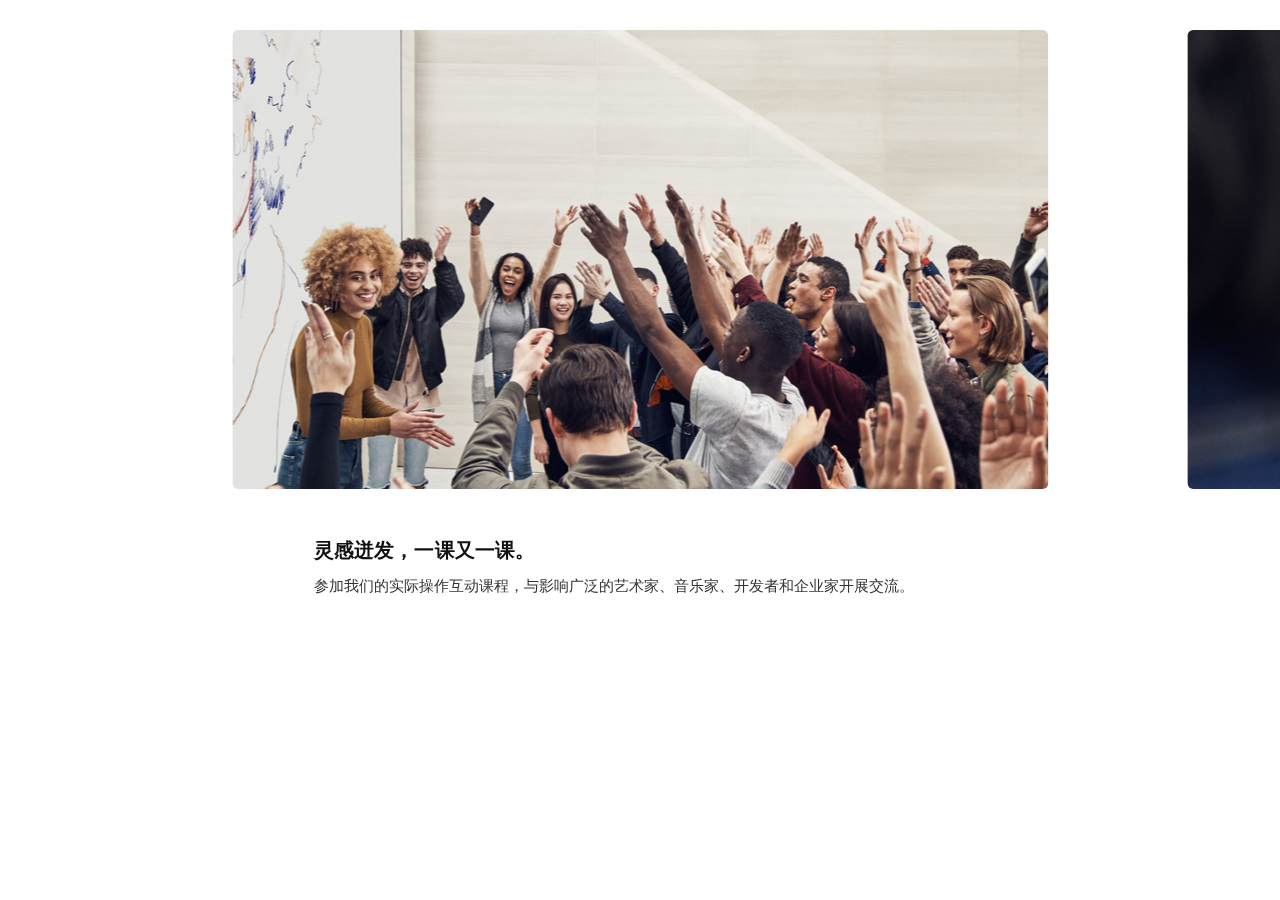
<file: banner插件/apple/index.html>
<!DOCTYPE html>
<html lang="en">
<head>
<meta charset="utf-8">
<title>苹果换购切换</title>
<link rel="stylesheet" href="css/swiper.min.css">
<style>
* {
	margin: 0;
}
.apple-retail {
	margin: 30px 0;
}
.swiper-slide {
	text-align: center;
    padding: 0 calc((100vw - 816px) * .15);
	width: 816px;
}
.inner figure {
	width: 100%;
}
.inner figure img {
	width: 100%;
	border-radius: 6px;
}
.gallery-item-desc {
	width: 80%;
	text-align: left;
	display: inline-block;
	padding-top: 46px;
	opacity: 0;
	transition-duration: 1.2s;
}
.init .gallery-item-desc {
	opacity: 1;
}
.gallery-item-desc h3 {
	line-height: 1.16667;
	font-weight: 600;
	letter-spacing: .009em;
	color: #111;
	font-size: 20px;
}
.gallery-item-desc p {
	margin-top: 1em;
	color: #333;
	font-size: 15px;
}
.swiper-slide-prev .gallery-item-desc {
	transform: translateX(-70px);
}
.swiper-slide-next .gallery-item-desc {
	transform: translateX(70px);
}
.swiper-slide-active .gallery-item-desc {
	opacity: 1;
	transform: translateX(0);
}
@media only screen and (max-width: 1068px) {
.swiper-slide {
    padding:0 calc((100vw - 576px) * .15);
	width: 576px;
}
.gallery-item-desc {
	padding-top: 41px;
}
}
@media only screen and (max-width: 735px) {
.swiper-slide {
	transform: scale(.9);
	padding: 0;
	width: 85vw;
	margin: 0 0;
	min-width: 272px;
}
.swiper-slide-active {
	transform: scale(1);
}
.gallery-item-desc {
	padding-top: 26px;
	width: 90%;
}
}
.swiper-button-next, .swiper-button-prev {
	top: 40%;
	background-color: rgba(210,210,210,.6);
	background-size: 15px 15px;
	border-radius: 50%;
	width: 52px;
	height: 52px;
	transition: all .5s;
	outline: none;
	opacity: 0;
}
.mouse-hover .swiper-button-next, .mouse-hover .swiper-button-prev {
	opacity: 1;
}
.swiper-button-next:hover, .swiper-button-prev:hover {
	background-color: rgba(210,210,210,.8);
}
.swiper-button-next {
	background-image: url("data:image/svg+xml;charset=utf-8,%3Csvg%20xmlns%3D'http%3A%2F%2Fwww.w3.org%2F2000%2Fsvg'%20viewBox%3D'0%200%2027%2044'%3E%3Cpath%20d%3D'M27%2C22L27%2C22L5%2C44l-2.1-2.1L22.8%2C22L2.9%2C2.1L5%2C0L27%2C22L27%2C22z'%20fill%3D'%23ffffff'%2F%3E%3C%2Fsvg%3E");
	right: 20px;
}
.swiper-button-prev {
	background-image: url("data:image/svg+xml;charset=utf-8,%3Csvg%20xmlns%3D'http%3A%2F%2Fwww.w3.org%2F2000%2Fsvg'%20viewBox%3D'0%200%2027%2044'%3E%3Cpath%20d%3D'M0%2C22L22%2C0l2.1%2C2.1L4.2%2C22l19.9%2C19.9L22%2C44L0%2C22L0%2C22L0%2C22z'%20fill%3D'%23ffffff'%2F%3E%3C%2Fsvg%3E");
	left: 20px;
}
.swiper-container .swiper-button-next.swiper-button-disabled, .swiper-container .swiper-button-prev.swiper-button-disabled {
	opacity: 0;
}
</style>
</head>
<body>
<div class="apple-retail">
  <div class="swiper-container">
    <div class="swiper-wrapper">
      <div class="swiper-slide init">
        <div class="inner">
          <figure><img src="images/event_1_large.jpg"></figure>
          <div class="gallery-item-desc">
            <h3 class="typography-label">灵感迸发，一课又一课。</h3>
            <p class="typography-body">参加我们的实际操作互动课程，与影响广泛的艺术家、音乐家、开发者和企业家开展交流。</p>
          </div>
        </div>
      </div>
      <div class="swiper-slide">
        <div class="inner">
          <figure><img src="images/event_2_large.jpg"></figure>
          <div class="gallery-item-desc">
            <h3 class="typography-label">照片和视频</h3>
            <p class="typography-body">探索如何拍摄出你乐于分享的照片和视频。这里有“光影漫步”、“光影实验室”、“Pro 行家讲座”和“进阶讲座”等各种课程等你参加。</p>
          </div>
        </div>
      </div>
      <div class="swiper-slide">
        <div class="inner">
          <figure><img src="images/event_3_large.jpg"></figure>
          <div class="gallery-item-desc">
            <h3 class="typography-label">音乐</h3>
            <p class="typography-body">你可以参加“进阶讲座”和“音乐实验室”等课程，开始创作属于自己的节拍；也可以参加“Pro 行家讲座”课程，让自己的音乐制作能力更进一步。</p>
          </div>
        </div>
      </div>
      <div class="swiper-slide">
        <div class="inner">
          <figure><img src="images/event_4_large.jpg"></figure>
          <div class="gallery-item-desc">
            <h3 class="typography-label">编程</h3>
            <p class="typography-body">来编写你的第一行代码，这比你想象的要容易多了。我们有“课外一小时”、“夏令营”、“进阶讲座”等各种课程，来教你学习如何编程。</p>
          </div>
        </div>
      </div>
      <div class="swiper-slide">
        <div class="inner">
          <figure><img src="images/event_5_large.jpg"></figure>
          <div class="gallery-item-desc">
            <h3 class="typography-label">艺术和设计</h3>
            <p class="typography-body">参加我们的“现场艺术创作”、“户外写生”、“课外一小时”和“进阶讲座”等课程，开始你的新创作。</p>
          </div>
        </div>
      </div>
    </div>
    <div class="swiper-button-prev"></div>
    <!--左箭头-->
    <div class="swiper-button-next"></div>
    <!--右箭头--> 
  </div>
</div>
<!-- Swiper JS --> 
<script src="js/swiper.min.js"></script> 
<script>
    var swiper = new Swiper('.swiper-container', {
    	speed: 700,
    	slidesPerView: 'auto',
    	centeredSlides: true,
    	on: {
    		init: function() {
    			this.slides.removeClass('init');
    		},
    	},
    	navigation: {
    		nextEl: '.swiper-button-next',
    		prevEl: '.swiper-button-prev',
    	},

    });
    swiper.$el.parent('.apple-retail')[0].onmouseover = function() {
    	swiper.$el.addClass('mouse-hover');
    };
    swiper.$el.parent('.apple-retail')[0].onmouseout = function() {
    	swiper.$el.removeClass('mouse-hover');
    };
</script>
</body>
</html>
</file>
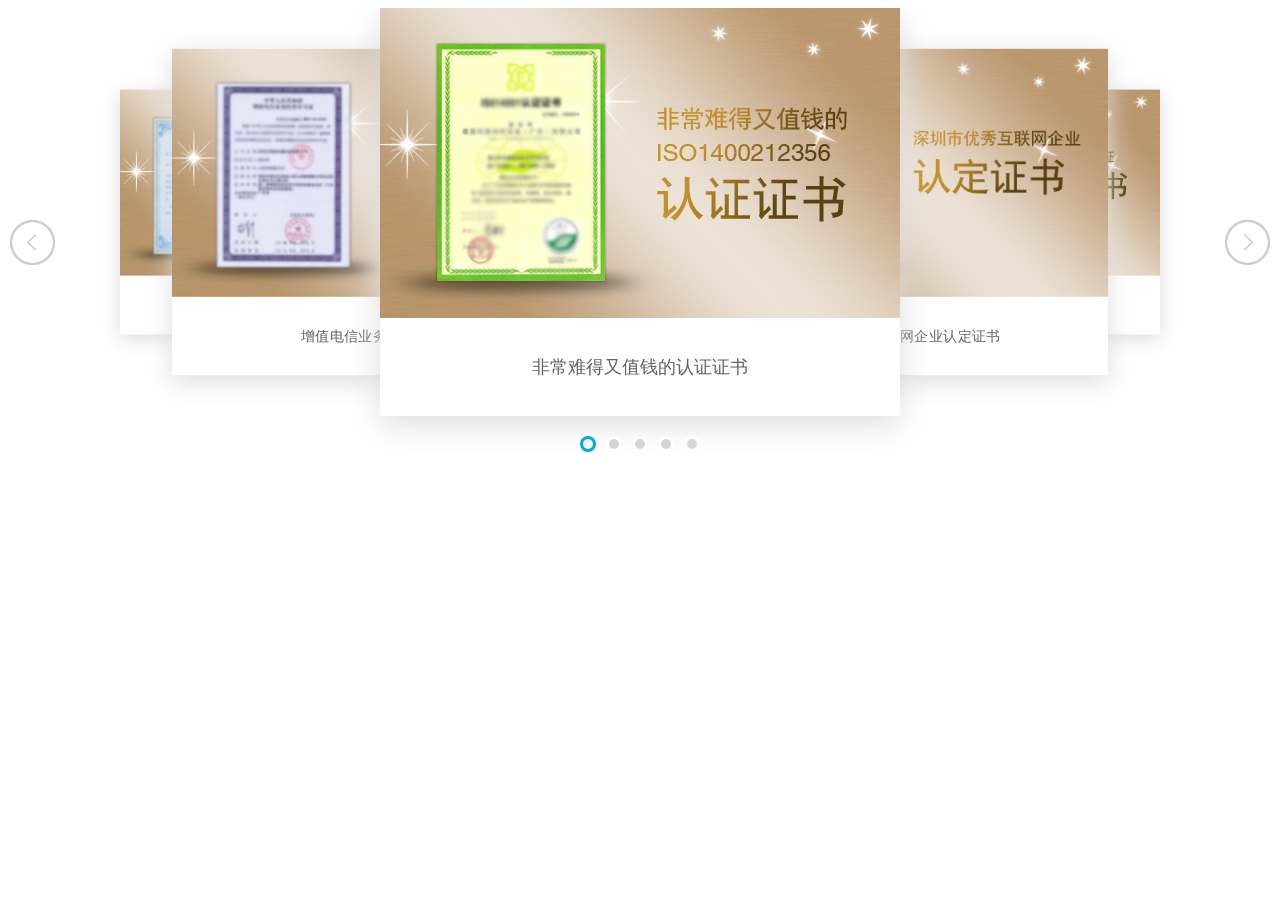
<file: banner插件/certify-swiper4/index.html>
<!DOCTYPE html>
<html lang="en">
<head>
    <meta charset="utf-8">
    <title>Swiper的切换</title>
    <link rel="stylesheet" href="css/swiper.min.css">
    <link rel="stylesheet" href="css/certify.css">
    <script src="js/swiper.min.js"></script>

</head>
<body>
<div id="certify">
<div class="swiper-container">
<div class="swiper-wrapper">
<div class="swiper-slide"><img src="images/certify01.png" /><p>非常难得又值钱的认证证书</p></div>
<div class="swiper-slide"><img src="images/certify02.png" /><p>深圳市优秀互联网企业认定证书</p></div>
<div class="swiper-slide"><img src="images/certify03.png" /><p>质量管理体系认证荣誉证书</p></div>
<div class="swiper-slide"><img src="images/certify04.png" /><p>计算机软件著作权登记证书</p></div>
<div class="swiper-slide"><img src="images/certify05.png" /><p>增值电信业务经营许可证</p></div>
</div>
</div>
<div class="swiper-pagination"></div>
<div class="swiper-button-prev"></div>
<div class="swiper-button-next"></div>
</div>

<script>
certifySwiper = new Swiper('#certify .swiper-container', {
	watchSlidesProgress: true,
	slidesPerView: 'auto',
	centeredSlides: true,
	loop: true,
	loopedSlides: 5,
	autoplay: true,
	navigation: {
		nextEl: '.swiper-button-next',
		prevEl: '.swiper-button-prev',
	},
	pagination: {
		el: '.swiper-pagination',
		//clickable :true,
	},
	on: {
		progress: function(progress) {
			for (i = 0; i < this.slides.length; i++) {
				var slide = this.slides.eq(i);
				var slideProgress = this.slides[i].progress;
				modify = 1;
				if (Math.abs(slideProgress) > 1) {
					modify = (Math.abs(slideProgress) - 1) * 0.3 + 1;
				}
				translate = slideProgress * modify * 260 + 'px';
				scale = 1 - Math.abs(slideProgress) / 5;
				zIndex = 999 - Math.abs(Math.round(10 * slideProgress));
				slide.transform('translateX(' + translate + ') scale(' + scale + ')');
				slide.css('zIndex', zIndex);
				slide.css('opacity', 1);
				if (Math.abs(slideProgress) > 3) {
					slide.css('opacity', 0);
				}
			}
		},
		setTransition: function(transition) {
			for (var i = 0; i < this.slides.length; i++) {
				var slide = this.slides.eq(i)
				slide.transition(transition);
			}

		}
	}

})
</script>
</body>
</html>
</file>
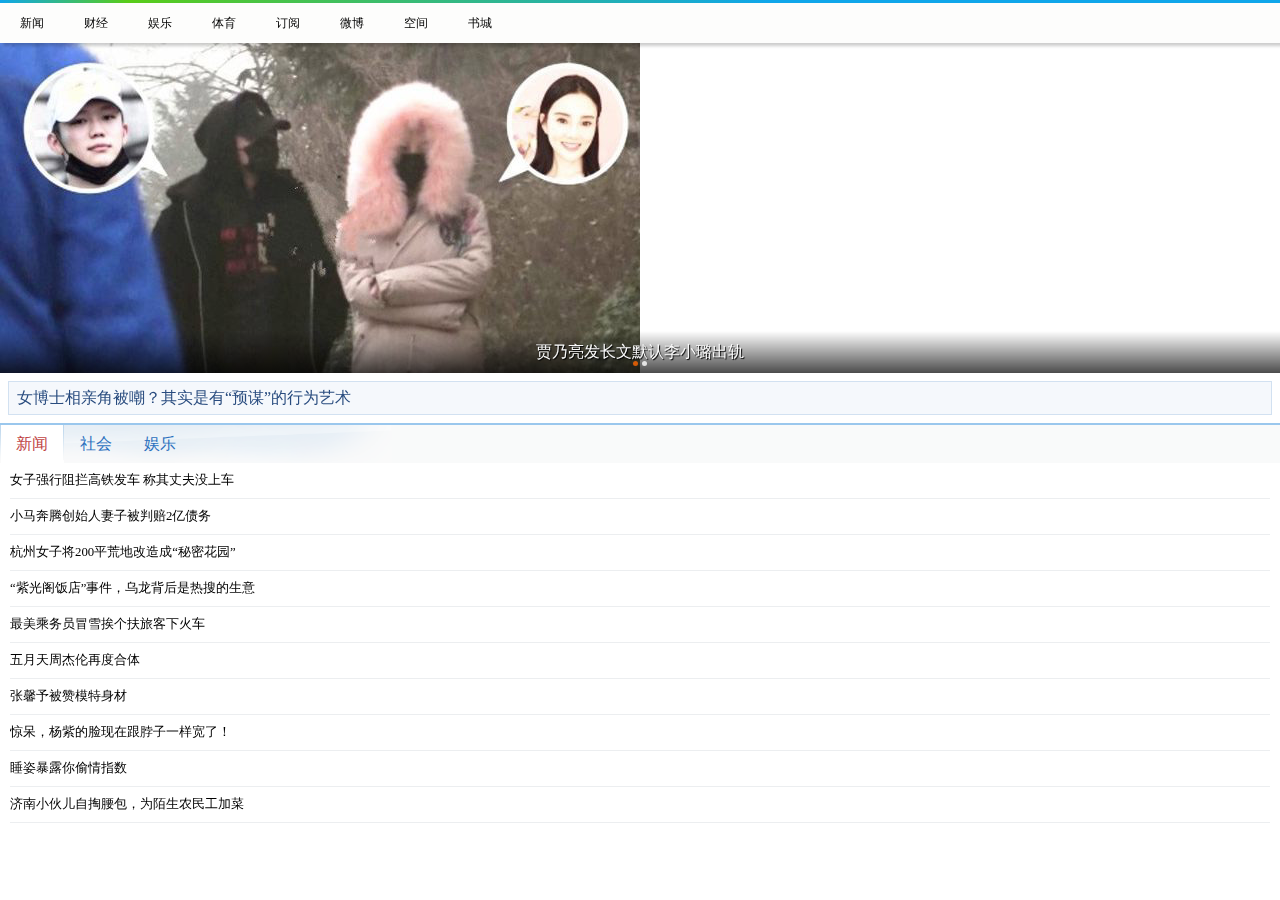
<file: banner插件/indexsample/index.html>
﻿<!DOCTYPE html>
<html>
<head>
<meta http-equiv="Content-Type" content="text/html; charset=utf-8" />
<title>Swiper中文网基础演示(www.swiper.com.cn)</title>
<meta name="viewport" content="width=device-width, initial-scale=1.0, user-scalable=no"/>
<link rel="stylesheet" href="css/swiper.min.css">
<script src="js/jquery-1.10.1.min.js"></script>
<script src="js/swiper.min.js"></script>
<style>
* {
	margin:0;
	padding:0;
}
#header {
	position:absolute;
	left:0;
	top:0;
	z-index:999;
	width:100%;
	height:43px;
	overflow:hidden;
	background:#fdfdfc;
	font:12px/40px hiragino sans gb,microsoft yahei,simsun;
	box-shadow:3px 3px 3px rgba(0,0,0,0.2);
}
#top-line {
	width:100%;
	height:3px;
	line-height:0;
	font-size:0;
	overflow:hidden;
	text-align:center;
	z-index:1;
	background-color:#0fa6ea;
	background:-webkit-linear-gradient(left,rgba(15,166,234,1) 0,rgba(89,204,24,1) 10%,rgba(15,166,234,1) 60%,rgba(15,166,234,1) 100%);
	background:-moz-linear-gradient(left,rgba(15,166,234,1) 0,rgba(89,204,24,1) 10%,rgba(15,166,234,1) 60%,rgba(15,166,234,1) 100%);
	background:-ms-linear-gradient(left,rgba(15,166,234,1) 0,rgba(89,204,24,1) 10%,rgba(15,166,234,1) 60%,rgba(15,166,234,1) 100%);
	background:linear-gradient(left,rgba(15,166,234,1) 0,rgba(89,204,24,1) 10%,rgba(15,166,234,1) 60%,rgba(15,166,234,1) 100%);
}
#header .swiper-slide {
	padding:0 20px;
	width:auto;
}
#banner {
	width:100%;
	overflow:hidden;
	margin-top:43px;
	position:relative;
}
#banner .swiper-slide {
	position:relative;
	text-align:center;
}
#banner img {
	max-width:100%;
	display:block;
}
#banner h2 {
	text-align:center;
	font-size:1em;
	height:42px;
	line-height:42px;
	color:#fafafa;
	position:absolute;
	left:0;
	bottom:0;
	right:0;
	font-weight:normal;
	text-shadow:1px 1px 1px #000;
	/* background-color:rgba(21,20,20,0.5);*/
    background-color:rgba(0,0,0,0);
	background:-moz-linear-gradient(top,rgba(0,0,0,0),rgba(0,0,0,0.7));
	background:-webkit-gradient(linear,top,from(rgba(0,0,0,0)),to(rgba(0,0,0,0.7)));
	background:-webkit-linear-gradient(top,rgba(0,0,0,0),rgba(0,0,0,0.7));
	background:-o-linear-gradient(top,rgba(0,0,0,0),rgba(0,0,0,0.7));
}
#banner .pagination {
	position:absolute;
	z-index:20;
	bottom:3px;
	text-align:center;
	right:0;
}
#banner .swiper-pagination-bullet {
	display:inline-block;
	width:5px;
	height:5px;
	border-radius:5px;
	background:#fff;
	margin:0 2px;
	opacity:0.8;
	cursor:pointer;
}
#banner .swiper-pagination-bullet-active {
	background:#ff6600;
}
#announcement {
	height:2em;
	background:#f5f8fc;
	border:1px solid #d2e1f1;
	margin:0.5em;
}
#announcement a {
	color:#294c7f;
	text-decoration:none;
	display:block;
	line-height:2;
	height:2em;
	text-indent:0.5em;
	overflow:hidden;
}
#tabs-container {
	height:400px;
}
.tabs {
	border-top:2px solid #9ac7ed;
	background:url(images/headbg.png) no-repeat left top #f9fafa;
	background-size:auto 100%;
	width:100%;
	height:38px;
	overflow:hidden;
}
.tabs a {
	font-weight:normal;
	text-align:center;
	float:left;
	width:64px;
	height:38px;
	line-height:38px;
	color:#2a70be;
	text-decoration:none;
}
.tabs a.active {
	border-top:2px solid #2a70be;
	margin-top:-2px;
	background-image:url(images/tab_ui.png);
	background-repeat:no-repeat;
	-webkit-background-size:64px 39px;
	-moz-background-size:64px 39px;
	-o-background-size:64px 39px;
	background-size:64px 39px;
	background-position:left top;
	color:#c14545;
}
.news-list {
	padding:0 10px;
}
.news-list li {
	overflow:hidden;
	border-bottom:1px solid #eceef0;
	box-shadow:0 1px 1px #fff;
	font-weight:normal;
	height:35px;
	line-height:35px;
	font-size:80%;
}

</style>
</head>
<body>
<div id="header">
  <div id="top-line"></div>
  <div class="swiper-wrapper">
    <div class="swiper-slide">新闻</div>
    <div class="swiper-slide">财经</div>
    <div class="swiper-slide">娱乐</div>
    <div class="swiper-slide">体育</div>
    <div class="swiper-slide">订阅</div>
    <div class="swiper-slide">微博</div>
    <div class="swiper-slide">空间</div>
    <div class="swiper-slide">书城</div></div>
</div>
<div id="banner" class="swiper-container">
  <div class="swiper-wrapper">
    <div class="swiper-slide">
      <img src="images/0.jpg?v=sf" />
      <h2>贾乃亮发长文默认李小璐出轨</h2></div>
    <div class="swiper-slide">
      <img src="images/1.jpg?v=wf" />
      <h2>阿里程序员穿特步相亲被拒绝</h2></div>
  </div>
  <div class="pagination"></div>
</div>
<div id="announcement" class="swiper-container">
  <div class="swiper-wrapper">
    <div class="swiper-slide">
      <a href="#">女博士相亲角被嘲？其实是有“预谋”的行为艺术</a></div>
    <div class="swiper-slide">
      <a href="#">你为什么还没过上你想要的生活</a></div>
    <div class="swiper-slide">
      <a href="#">莲花粉橙色也太美了！连直男都爱的仙女色！</a></div>
  </div>
</div>

<div class="tabs">
  <a href="#" class="active">新闻</a>
  <a href="#">社会</a>
  <a href="#">娱乐</a></div>
<div id="tabs-container" class="swiper-container">
  <div class="swiper-wrapper">
    <div class="swiper-slide">
      <ul class="news-list">
        <li>女子强行阻拦高铁发车 称其丈夫没上车</li>
        <li>小马奔腾创始人妻子被判赔2亿债务</li>
        <li>杭州女子将200平荒地改造成“秘密花园”</li>
        <li>“紫光阁饭店”事件，乌龙背后是热搜的生意</li>
        <li>最美乘务员冒雪挨个扶旅客下火车</li>
        <li>五月天周杰伦再度合体</li>
        <li>张馨予被赞模特身材</li>
        <li>惊呆，杨紫的脸现在跟脖子一样宽了！</li>
        <li>睡姿暴露你偷情指数</li>
        <li>济南小伙儿自掏腰包，为陌生农民工加菜</li></ul>
    </div>
    <div class="swiper-slide">
      <ul class="news-list">
        <li>女子街边卖早餐卖蓝色油条生意火爆</li>
        <li>保定励志哥！坐着轮椅唱歌成网红</li>
        <li>电影院保安恋上女研究生</li>
        <li>19岁女生保送北大直博</li>
        <li>男子越狱期间强奸女友12岁的女儿</li>
        <li>8旬爷爷因三个孩子都不赡养</li>
        <li>7座面包车塞进20名学生</li>
        <li>老人做家务时羽绒服突然“爆炸”</li>
        <li>直播间里，用歌舞抗癌的70岁“网红”</li>
        <li>PG_ONE粉丝买热搜"紫光阁地沟油"</li></ul>
    </div>
    <div class="swiper-slide">
      <ul class="news-list">
        <li>“绿帽门”后贾乃亮深夜买醉</li>
        <li>姚笛大方挥手无名指戒指抢眼</li>
        <li>汪小菲被大S减肥成果吓到</li>
        <li>Baby和秀智同穿18万仙女裙</li>
        <li>易烊千玺得罪粉丝？接机时粉丝不想理他</li>
        <li>Tara成员：送了跑车还有90亿</li>
        <li>蒋欣在节目上的表情超有戏</li>
        <li>李小璐最新写真曝光，大走稳重的知性风</li>
        <li>马思纯和欧豪穿同款秀恩爱</li>
        <li>第90届奥斯卡颁奖礼发海报</li></ul>
    </div>
  </div>
</div>
<script type="text/javascript">
window.onload = function() {
    var navSwiper = new Swiper('#header', {
        freeMode: true,
        slidesPerView: 'auto',
        freeModeSticky: true,
    });
	
    var bannerSwiper = new Swiper('#banner', {
        autoplay: 5000,
        visibilityFullFit: true,
        loop: true,
        pagination: {
            el: '#banner .pagination',
        }
    });

    var announcementSwiper = new Swiper('#announcement', {
        direction: 'vertical',
		loop: true,
        autoplay: {
            delay: 3000,
            disableOnInteraction: false,
        }
    })

    var tabsSwiper = new Swiper('#tabs-container', {
        speed: 500,
        on: {
            slideChangeTransitionStart: function() {
                $(".tabs .active").removeClass('active');
                $(".tabs a").eq(this.activeIndex).addClass('active');
            }
        }
    })
    $(".tabs a").on('click', function(e) {
        e.preventDefault()
        $(".tabs .active").removeClass('active')
        $(this).addClass('active')
        tabsSwiper.slideTo($(this).index())
    })
}
</script>
</body>
</html>
</file>
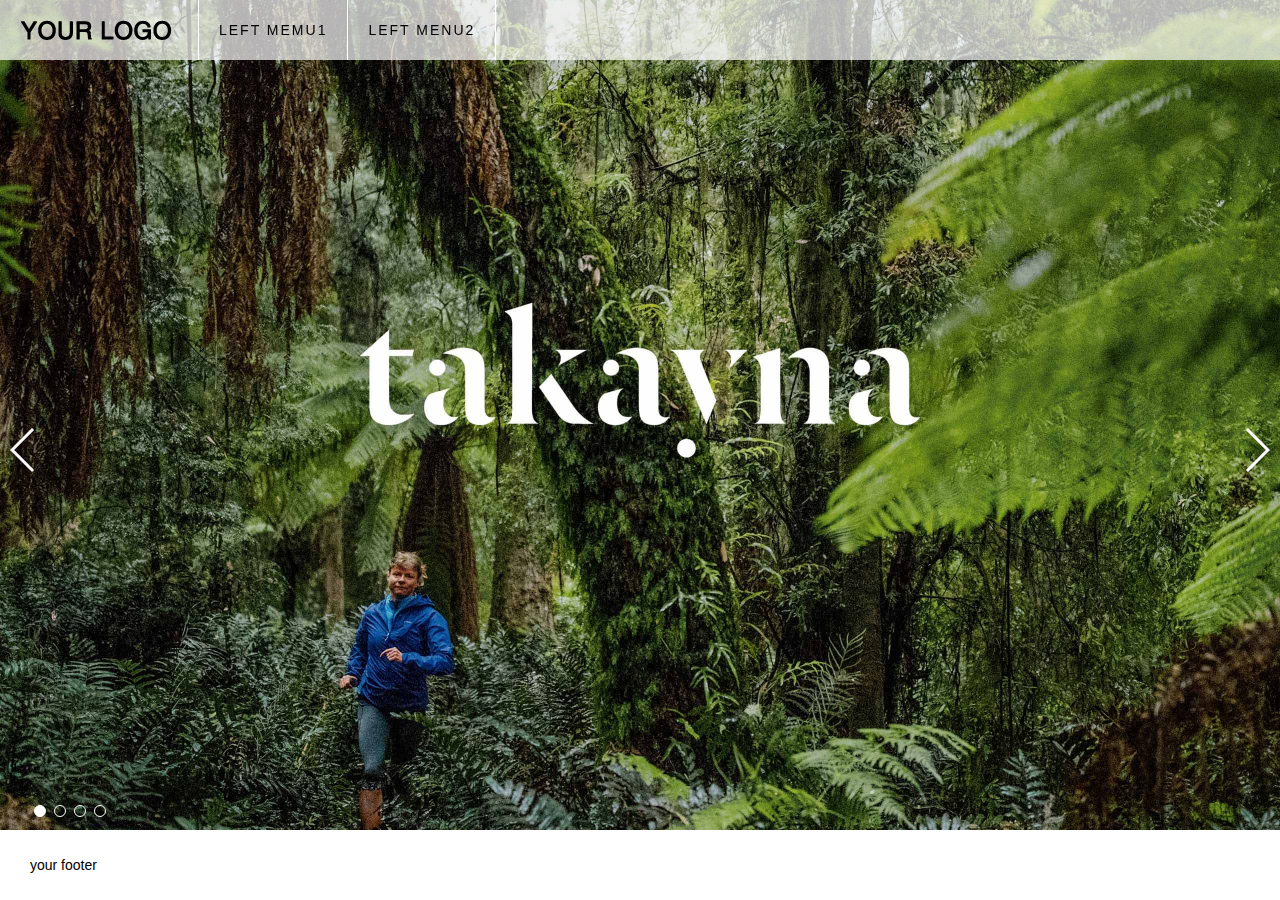
<file: banner插件/patagonia/index.html>
<!DOCTYPE html>
<html lang="en">
<head>
<meta charset="utf-8">
<title>Swiper demo</title>

<link rel="stylesheet" href="css/swiper.min.css">
<link rel="stylesheet" href="css/style.css">

</head>
<body>
<header><ul><li><img src="uploads/logo.png"></li><li>left memu1</li><li>left menu2</li></ul><div class="pcHidden" style="float:right; padding:0 20px; line-height:60px;">mobile menu</div></header>
<!-- Swiper -->
<div class="swiper-container">
  <div class="swiper-wrapper">
    <div class="swiper-slide slide-1">
      <div class="full preload middle"><img data-src="uploads/01.jpg" class="swiper-lazy"><div class="swiper-lazy-preloader swiper-lazy-preloader-white"></div></div>
    </div>
    <div class="swiper-slide slide-2">
      <div class="homepage-left100"><span class="txt">Why<br>All The<br> Baggage?</span></div>
      <div class="full preload middle"><img data-src="uploads/02.jpg" class="swiper-lazy"><div class="swiper-lazy-preloader swiper-lazy-preloader-white"></div></div>
    </div>
    <div class="swiper-slide slide-3">
      <div class="txtCenter"><span class="txt">the DAM<br>tRUth</span></div>
      <div class="full preload middle"><img data-src="uploads/03.jpg" class="swiper-lazy"><div class="swiper-lazy-preloader swiper-lazy-preloader-white"></div></div>
    </div>
    <div class="swiper-slide slide-4">
      <div class="whiteTxt"><span class="txt">Our mussels cultivate<br>a cleaner ocean.</span></div>
      <div class="full preload middle"><img data-src="uploads/04.jpg" class="swiper-lazy"><div class="swiper-lazy-preloader swiper-lazy-preloader-white"></div></div>
    </div>
  </div>
  <div class="swiper-pagination"></div>
  <div class="swiper-button-prev swiper-button-white"></div><!--左箭头-->
  <div class="swiper-button-next swiper-button-white"></div><!--右箭头-->
</div>
<div class="pcHidden" style="line-height:500px; text-align:center;">ohter content</div>
<footer>your footer</footer>
<!-- Swiper JS --> 
<script src="js/jquery.min.js"></script> 
<script src="js/swiper.min.js"></script> 

<!-- Initialize Swiper --> 
<script>
    var swiper = new Swiper('.swiper-container', {
        loop: true,
		lazy: {
            //loadPrevNext: true,
        },
		navigation: {
		  nextEl: '.swiper-button-next',
		  prevEl: '.swiper-button-prev',
		},
		pagination: {
		  el: '.swiper-pagination',
		},
    });
    //0.625   5/8
    function homeResize() {
		
    	WinHeight = $(window).height();
    	WinWidth = $(window).width();
    	fullBox = $(".swiper-slide .full");

    	if (WinWidth > 768) {
    		if (WinWidth / WinHeight > 1.6) {
    			fullBox.width("100%").height(WinWidth * 0.625).css({
					"position": 'absolute',
    				"left": "0px",
    				"top": (WinHeight - fullBox.height()) / 2 + "px"
    			});
    		} else {
    			fullBox.width(WinHeight * 1.6).height("100%").css({
					"position": 'absolute',
    				"left": "-" + (fullBox.width() - WinWidth) / 2 + "px",
    				"top": "0px"
    			});
    		}
    	} else {
    		fullBox.width("100%").height("auto").css({
    			"position": 'static',
    		});
    	}
    }

    homeResize();

    $(window).resize(function() {
    	homeResize();
    });
</script>
</body>
</html>
</file>
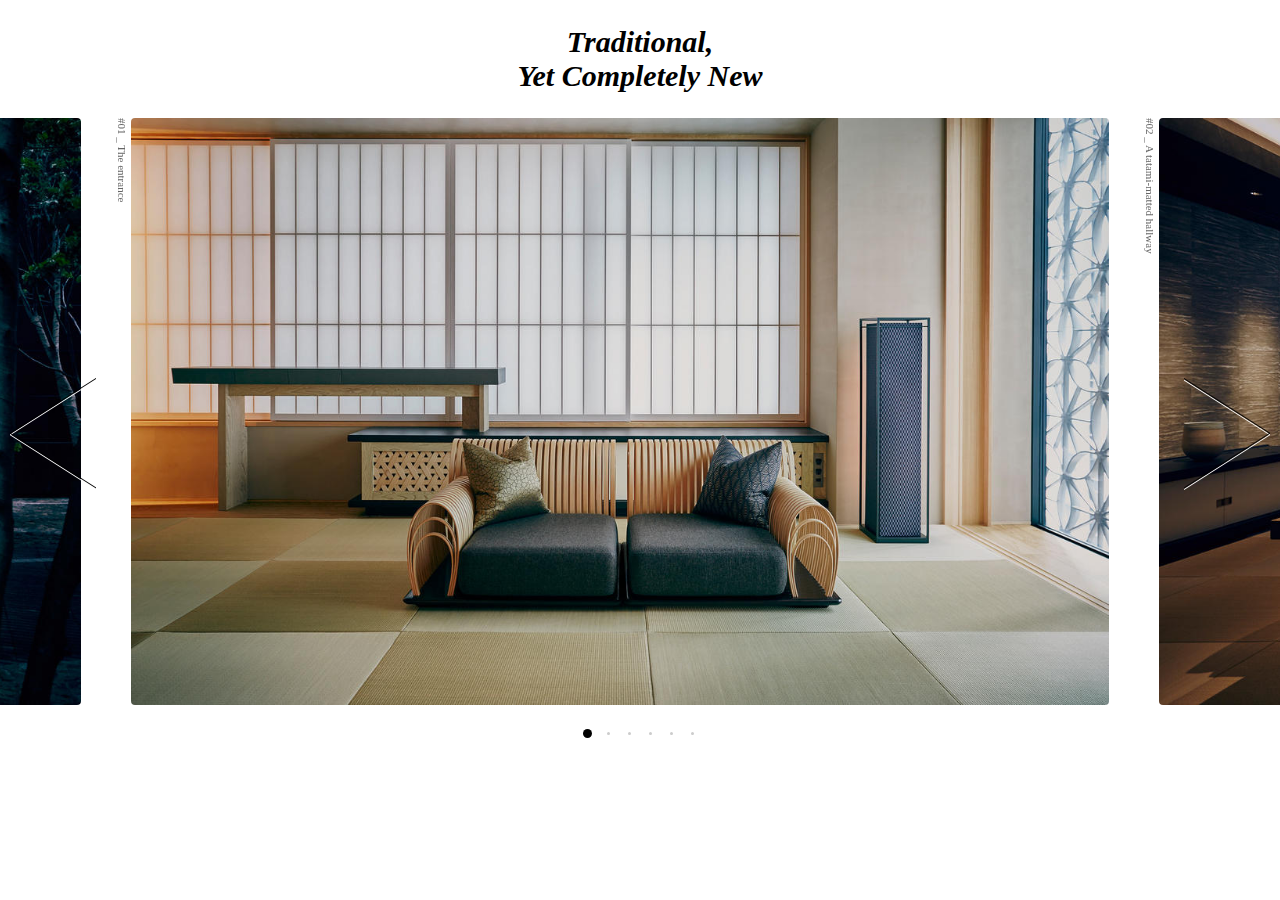
<file: banner插件/slow-transition/index.html>
<!DOCTYPE html>
<html lang="en">
<head>
  <meta charset="utf-8">
  <title>Swiper缓慢移动的demo</title>
  <link rel="stylesheet" href="css/swiper.min.css">
  <style>
    body {
      margin: 0;
    }
	h2{	
	  font-family: -webkit-pictograph;
	  font-size:30px;
	  font-style:italic;
	  text-align:center;
    }
    .swiper-container {
	    padding-bottom:40px;
    }
	.swiper-wrapper{
	}
    .swiper-slide {
	    width:978px;
		transition-timing-function:linear;
    }
	@media only screen and (max-width:1200px){
	    .swiper-slide {
	        width:770px;
        }
	}
	@media only screen and (max-width:980px){
	    .swiper-slide {
	        width:471px;
        }
	}
	@media only screen and (max-height:480px){
	    .swiper-slide {
	        width:471px;
        }
	}
	.swiper-slide img{
		width:100%;
		border-radius: 4px;}
	.swiper-slide .title{
		position:absolute;
		transform:rotate(90deg);
		transform-origin:left top;
		left:-3px;
		font-size:11px;
		color: rgb(102, 102, 102);}	
    .swiper-button-next, .swiper-button-prev{
		width:86px;
		height:112px;
		background-size:86px 112px;
		margin-top:-56px;
		outline:none;}
	.swiper-button-next{
		background-image:url(img/cursor-next.png);}
	.swiper-button-prev{
		background-image:url(img/cursor-prev.png);}		
	.swiper-pagination-bullet{
		background:none;
		opacity:1;
		margin:0 6px !important;
		width:9px;
		height:9px;
		position:relative;
		outline:none;
		vertical-align:middle;}
	.swiper-pagination-bullet span{
		width:3px;
		height:3px;
		background:#CCC;
		display:block;
		border-radius:50%;
		margin-top:3px;
		margin-left:3px;
	}
	.swiper-pagination-bullet i{
		background:#000;
		height:1px;
		width:20px;
		position:absolute;
		top:4px;
		transform:scaleX(0);
		transform-origin:left;
		z-index:3;
		transition-timing-function:linear;
		}
	.swiper-pagination-bullet-active span,.swiper-pagination-bullet:hover span{
		width:9px;
		height:9px;
		margin-top:0;
		margin-left:0;
		background:#000;
		position:relative;
		z-index:1;
		}
	.swiper-pagination-bullet-active i{
		animation:middle 6s;
		}
	.swiper-pagination-bullet:first-child.swiper-pagination-bullet-active i{
		animation:first 6s;
		}
	.swiper-pagination-bullet:last-child.swiper-pagination-bullet-active i{
		animation:last 6s;
		}				
	@keyframes first{
	  0% {transform:scaleX(0.5);left:0px;}/*091*/
	  100% {transform:scaleX(1);left:2px;} /*0915*/
	}
	@keyframes last{
	  0% {transform:scaleX(0.7);left:-10px;}/*1090*/
	  20% {transform:scaleX(0.3);left:2px;} /*090*/
	  100% {transform:scaleX(0.3);left:0px;} /*090*/
	}		
	@keyframes middle{
	  0% {transform:scaleX(0.7);left:-10px;}/*1091*/
	  20% {transform:scaleX(0.45);left:2px;}/*092*/
	  100% {transform:scaleX(1);left:2px;} /*0913*/
	}	
  </style>
</head>
<body>
<h2>Traditional,<br>
Yet Completely New</h2>
  <div class="swiper-container">
    <div class="swiper-wrapper">
      <div class="swiper-slide"><div class="title">#01 _ The entrance</div><img data-src="img/picture-1.jpg" data-srcset="img/picture-1-2x.jpg 2x" class="swiper-lazy">
            <div class="swiper-lazy-preloader"></div></div>
      <div class="swiper-slide"><div class="title">#02 _ A tatami-matted hallway</div><img data-src="img/picture-2.jpg" data-srcset="img/picture-2-2x.jpg 2x" class="swiper-lazy">
            <div class="swiper-lazy-preloader"></div></div>
      <div class="swiper-slide"><div class="title">#03 _ A guestroom</div><img data-src="img/picture-3.jpg" data-srcset="img/picture-3-2x.jpg 2x" class="swiper-lazy">
            <div class="swiper-lazy-preloader"></div></div>
      <div class="swiper-slide"><div class="title">#04 _ The ochanoma lounge</div><img data-src="img/picture-4.jpg" data-srcset="img/picture-4-2x.jpg 2x" class="swiper-lazy">
            <div class="swiper-lazy-preloader"></div></div>
      <div class="swiper-slide"><div class="title">#05 _ Reception</div><img data-src="img/picture-5.jpg" data-srcset="img/picture-5-2x.jpg 2x" class="swiper-lazy">
            <div class="swiper-lazy-preloader"></div></div>
      <div class="swiper-slide"><div class="title">#06 _ The entrance garden</div><img data-src="img/picture-6.jpg" data-srcset="img/picture-6-2x.jpg 2x" class="swiper-lazy">
            <div class="swiper-lazy-preloader"></div></div>
    </div>
    <div class="swiper-pagination"></div>
    <div class="swiper-button-prev"></div>
    <div class="swiper-button-next"></div>
  </div>
  <script src="js/swiper.min.js"></script>
  <script>
    var swiper = new Swiper('.swiper-container',{
		  autoplay: {
			delay: 5000,  
			disableOnInteraction: false,
		  },
		  speed: 700,
		  allowTouchMove: false,
		  lazy: {
			loadPrevNext: true,
			loadPrevNextAmount: 3,
		  },
		  centeredSlides: true,
		  spaceBetween : 50,
		  slidesOffsetBefore: 40,
		  loop: true,
		  slidesPerView : 'auto',
		  on: {
			slideChangeTransitionEnd: function(){
			  this.slides.transition(this.params.autoplay.delay+this.params.speed).transform('translate3d(-60px, 0, 0)');
			},
			slideChangeTransitionStart: function(){
			  this.slides.transition(this.params.speed).transform('translate3d(0, 0, 0)');
			},
		  },
		  pagination: {
			el: '.swiper-pagination',
			clickable :true,
			renderBullet: function (index, className) {
              return '<div class="' + className + '"><span></span><i></i></div>';
            },
		  },
		  navigation: {
			nextEl: '.swiper-button-next',
			prevEl: '.swiper-button-prev',
		  },
		});
		window.onresize=function(){
		  swiper.update();
		}
  </script>
</body>
</html>
</file>
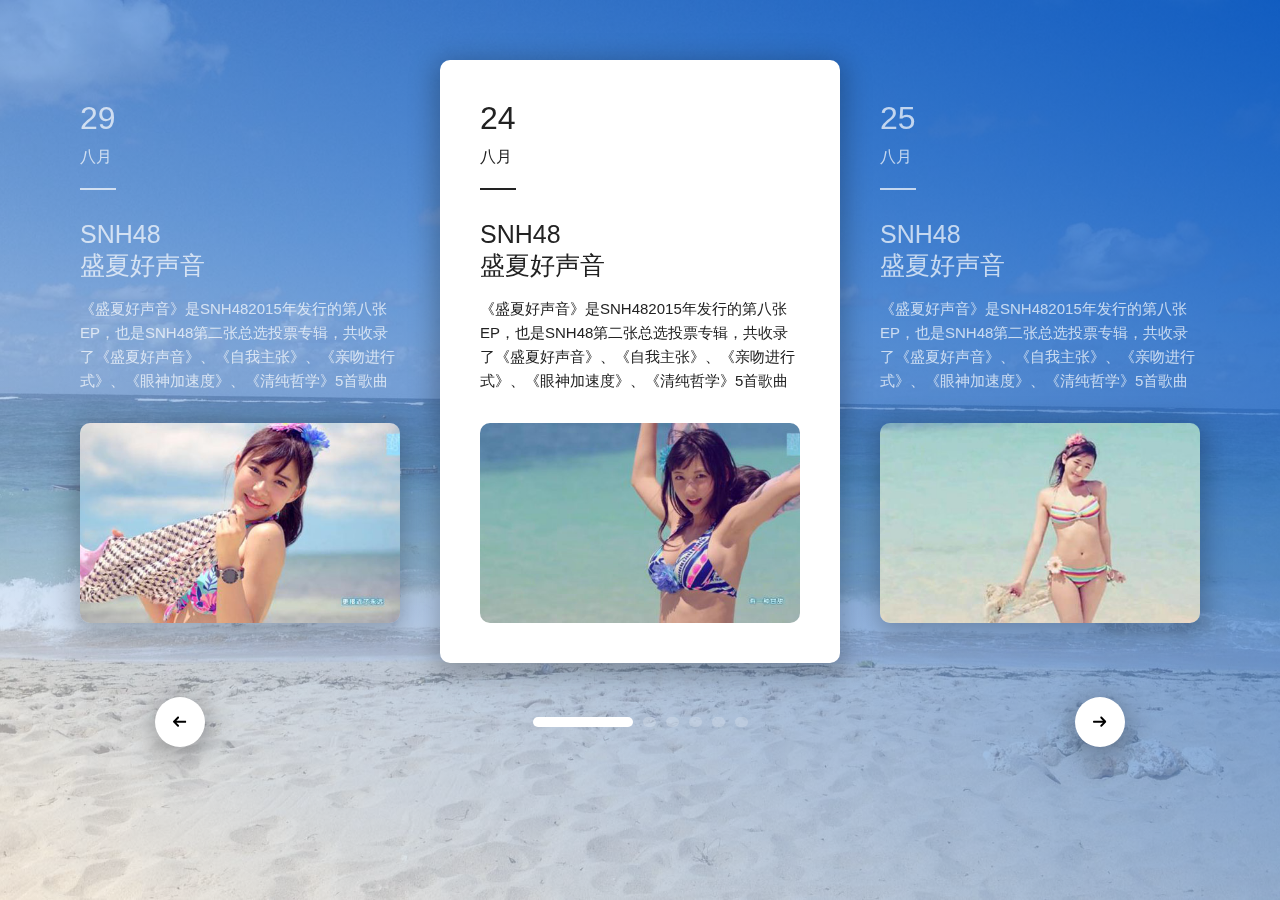
<file: banner插件/snh48/index.html>
<!doctype html>
<html>
<head>
<meta http-equiv="Content-Type" content="text/html; charset=utf-8" />
<title>Swiper demo</title>
<script src="js/jquery.min.js"></script>
<script src="js/swiper.min.js"></script>
<link href="css/swiper.min.css" type="text/css" rel="stylesheet">
<link href="css/style.css" type="text/css" rel="stylesheet">
</head>

<body>
<div class="wrapper">

  <div class="background">
    <img src="images/background.jpg" alt="">
  </div>
  <div class="item-bg"></div>

  <div class="news-slider">
    <div class="news-slider__wrp swiper-wrapper">
      <div class="news-slider__item swiper-slide">
        <a href="#" class="news__item">
          <div class="news-date">
            <span class="news-date__title">24</span>
            <span class="news-date__txt">八月</span>
          </div>
          <div class="news__title">
            SNH48<br>盛夏好声音
          </div>

          <p class="news__txt">
            《盛夏好声音》是SNH482015年发行的第八张EP，也是SNH48第二张总选投票专辑，共收录了《盛夏好声音》、《自我主张》、《亲吻进行式》、《眼神加速度》、《清纯哲学》5首歌曲
          </p>

          <div class="news__img">
            <img src="images/girl6.jpg" alt="news">
          </div>
        </a>
      </div>

      <div class="news-slider__item swiper-slide">
        <a href="#" class="news__item">
          <div class="news-date">
            <span class="news-date__title">25</span>
            <span class="news-date__txt">八月</span>
          </div>
          <div class="news__title">
            SNH48<br>盛夏好声音
          </div>

          <p class="news__txt">
            《盛夏好声音》是SNH482015年发行的第八张EP，也是SNH48第二张总选投票专辑，共收录了《盛夏好声音》、《自我主张》、《亲吻进行式》、《眼神加速度》、《清纯哲学》5首歌曲
          </p>

          <div class="news__img">
            <img src="images/girl1.jpg" alt="news">
          </div>
        </a>
      </div>

      <div class="news-slider__item swiper-slide">
        <a href="#" class="news__item">
          <div class="news-date">
            <span class="news-date__title">26</span>
            <span class="news-date__txt">八月</span>
          </div>
          <div class="news__title">
            SNH48<br>盛夏好声音
          </div>

          <p class="news__txt">
            《盛夏好声音》是SNH482015年发行的第八张EP，也是SNH48第二张总选投票专辑，共收录了《盛夏好声音》、《自我主张》、《亲吻进行式》、《眼神加速度》、《清纯哲学》5首歌曲
          </p>

          <div class="news__img">
            <img src="images/girl2.jpg" alt="news">
          </div>
        </a>
      </div>

      <div class="news-slider__item swiper-slide">
        <a href="#" class="news__item">
          <div class="news-date">
            <span class="news-date__title">27</span>
            <span class="news-date__txt">八月</span>
          </div>
          <div class="news__title">
            SNH48<br>盛夏好声音
          </div>

          <p class="news__txt">
           《盛夏好声音》是SNH482015年发行的第八张EP，也是SNH48第二张总选投票专辑，共收录了《盛夏好声音》、《自我主张》、《亲吻进行式》、《眼神加速度》、《清纯哲学》5首歌曲
          </p>

          <div class="news__img">
            <img src="images/girl3.jpg" alt="news">
          </div>
        </a>
      </div>

      <div class="news-slider__item swiper-slide">
        <a href="#" class="news__item">
          <div class="news-date">
            <span class="news-date__title">28</span>
            <span class="news-date__txt">八月</span>
          </div>
          <div class="news__title">
            SNH48<br>盛夏好声音
          </div>

          <p class="news__txt">
            《盛夏好声音》是SNH482015年发行的第八张EP，也是SNH48第二张总选投票专辑，共收录了《盛夏好声音》、《自我主张》、《亲吻进行式》、《眼神加速度》、《清纯哲学》5首歌曲
          </p>

          <div class="news__img">
            <img src="images/girl4.jpg" alt="news">
          </div>
        </a>
      </div>

      <div class="news-slider__item swiper-slide">
        <a href="#" class="news__item">
          <div class="news-date">
            <span class="news-date__title">29</span>
            <span class="news-date__txt">八月</span>
          </div>
          <div class="news__title">
            SNH48<br>盛夏好声音
          </div>

          <p class="news__txt">
            《盛夏好声音》是SNH482015年发行的第八张EP，也是SNH48第二张总选投票专辑，共收录了《盛夏好声音》、《自我主张》、《亲吻进行式》、《眼神加速度》、《清纯哲学》5首歌曲
          </p>

          <div class="news__img">
            <img src="images/girl5.jpg" alt="news">
          </div>
        </a>
      </div>
    </div>

    <div class="news-slider__ctr">

      <div class="news-slider__arrows">
        <button class="news-slider__arrow news-slider-prev">
          <span class="icon-font">
            <svg class="icon icon-arrow-left"><use xlink:href="#icon-arrow-left"></use></svg>
          </span>
        </button>
        <button class="news-slider__arrow news-slider-next">
          <span class="icon-font">
            <svg class="icon icon-arrow-right"><use xlink:href="#icon-arrow-right"></use></svg>
          </span>
        </button>
      </div>

      <div class="news-slider__pagination"></div>

    </div>

  </div>

</div>

<svg hidden="hidden" id="icon">
  <defs>
    <symbol id="icon-arrow-left" viewBox="0 0 32 32">
      <title>arrow-left</title>
      <path d="M0.704 17.696l9.856 9.856c0.896 0.896 2.432 0.896 3.328 0s0.896-2.432 0-3.328l-5.792-5.856h21.568c1.312 0 2.368-1.056 2.368-2.368s-1.056-2.368-2.368-2.368h-21.568l5.824-5.824c0.896-0.896 0.896-2.432 0-3.328-0.48-0.48-1.088-0.704-1.696-0.704s-1.216 0.224-1.696 0.704l-9.824 9.824c-0.448 0.448-0.704 1.056-0.704 1.696s0.224 1.248 0.704 1.696z"></path>
    </symbol>
    <symbol id="icon-arrow-right" viewBox="0 0 32 32">
      <title>arrow-right</title>
      <path d="M31.296 14.336l-9.888-9.888c-0.896-0.896-2.432-0.896-3.328 0s-0.896 2.432 0 3.328l5.824 5.856h-21.536c-1.312 0-2.368 1.056-2.368 2.368s1.056 2.368 2.368 2.368h21.568l-5.856 5.824c-0.896 0.896-0.896 2.432 0 3.328 0.48 0.48 1.088 0.704 1.696 0.704s1.216-0.224 1.696-0.704l9.824-9.824c0.448-0.448 0.704-1.056 0.704-1.696s-0.224-1.248-0.704-1.664z"></path>
    </symbol>
  </defs>
</svg>

<script src="js/slide.js"></script>

</body>
</html>
</file>
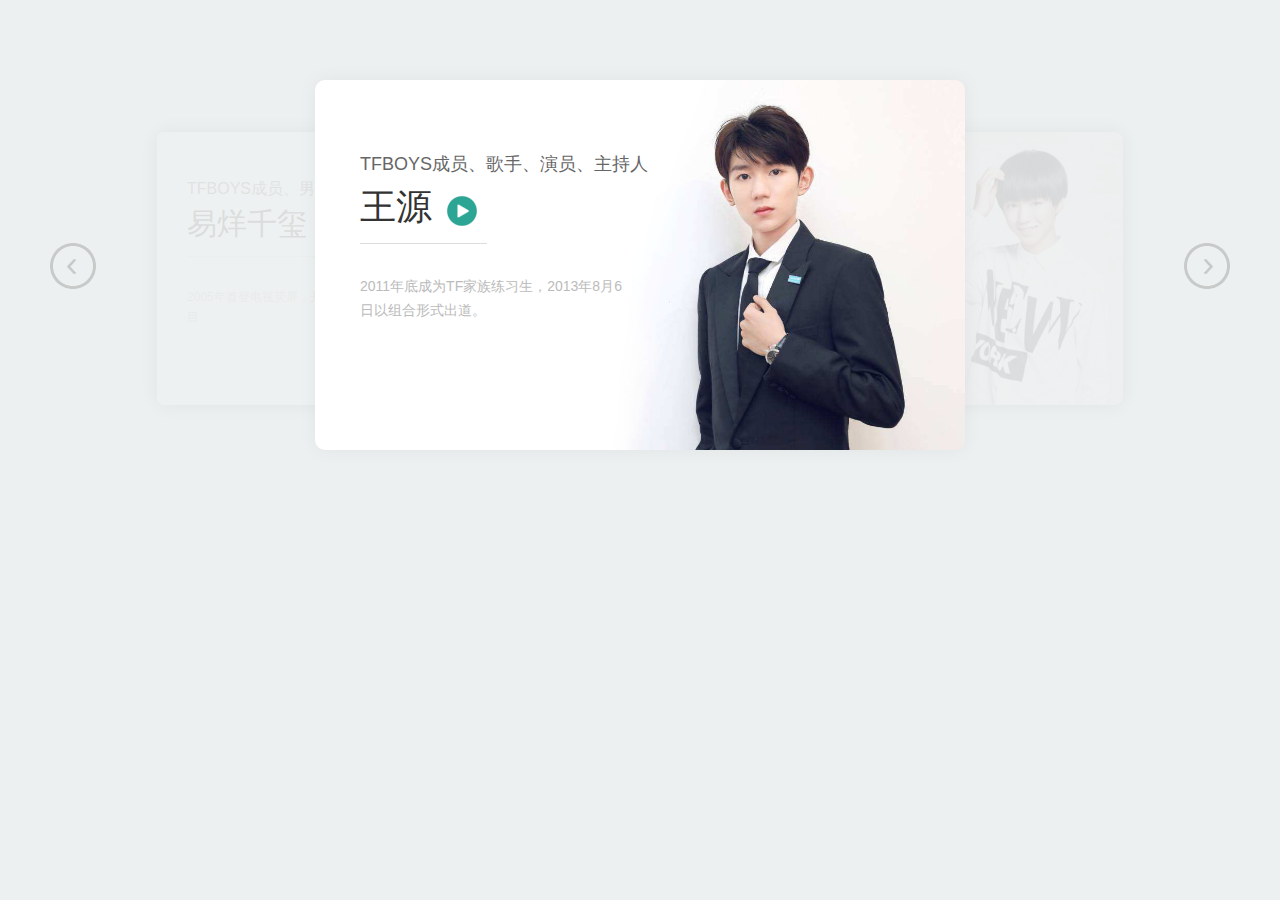
<file: banner插件/tfboys/index.html>
<!DOCTYPE html>
<html>
  <head>
    <meta charset="utf-8">
    <title>Swiper demo</title>
    <link rel="stylesheet" href="css/swiper.min.css">
    <link rel="stylesheet" href="css/style.css"></head>
  
  <body>
    <div class="banner">
      <div class="swiper">
        <div class="current-swiper swiper-container">
          <div class="swiper-wrapper">
            <div class="swiper-slide slide1">
              <div class="title">TFBOYS成员、歌手、演员、主持人</div>
              <div class="name">王源</div>
              <p class="detail">2011年底成为TF家族练习生，2013年8月6日以组合形式出道。</p></div>
            <div class="swiper-slide slide2">
              <div class="title">TFBOYS成员、男歌手、影视演员</div>
              <div class="name">王俊凯</div>
              <p class="detail">2010年底成为TF家族练习生，一年后其他学员陆续退出，只有王俊凯坚持下来，TF家族因此得以存续。</p></div>
            <div class="swiper-slide slide3">
              <div class="title">TFBOYS成员、男歌手、舞者、演员</div>
              <div class="name">易烊千玺</div>
              <p class="detail">2005年首登电视荧屏，开始参演各类综艺节目</p></div>
          </div>
        </div>
        <div class="swiper-button-prev"></div>
        <div class="swiper-button-next"></div>
        
        <div class="nocurrent-swiper left-swiper swiper-container">
          <div class="swiper-wrapper">
            <div class="swiper-slide slide3">
              <div class="title">TFBOYS成员、男歌手、舞者、演员</div>
              <div class="name">易烊千玺</div>
              <p class="detail">2005年首登电视荧屏，开始参演各类综艺节目</p></div>
            <div class="swiper-slide slide1">
              <div class="title">TFBOYS成员、歌手、演员、主持人</div>
              <div class="name">王源</div>
              <p class="detail">2011年底成为TF家族练习生，2013年8月6日以组合形式出道。</p></div>
            <div class="swiper-slide slide2">
              <div class="title">TFBOYS成员、男歌手、影视演员</div>
              <div class="name">王俊凯</div>
              <p class="detail">2010年底成为TF家族练习生，一年后其他学员陆续退出，只有王俊凯坚持下来，TF家族因此得以存续。</p></div>
          </div>
        </div>
        
        <div class="nocurrent-swiper right-swiper swiper-container">
          <div class="swiper-wrapper">
            <div class="swiper-slide slide2">
              <div class="title">TFBOYS成员、男歌手、影视演员</div>
              <div class="name">王俊凯</div>
              <p class="detail">2010年底成为TF家族练习生，一年后其他学员陆续退出，只有王俊凯坚持下来，TF家族因此得以存续。</p></div>
            <div class="swiper-slide slide3">
              <div class="title">TFBOYS成员、男歌手、舞者、演员</div>
              <div class="name">易烊千玺</div>
              <p class="detail">2005年首登电视荧屏，开始参演各类综艺节目</p></div>
            <div class="swiper-slide slide1">
              <div class="title">TFBOYS成员、歌手、演员、主持人</div>
              <div class="name">王源</div>
              <p class="detail">2011年底成为TF家族练习生，2013年8月6日以组合形式出道。</p></div>
          </div>
        </div>
      </div>
    </div>
    <!-- Swiper JS -->
    <script src="js/swiper.min.js"></script>
    <script src="js/tfboys.min.js"></script>
    <!-- Initialize Swiper -->
    <script></script>
  </body>

</html>
</file>
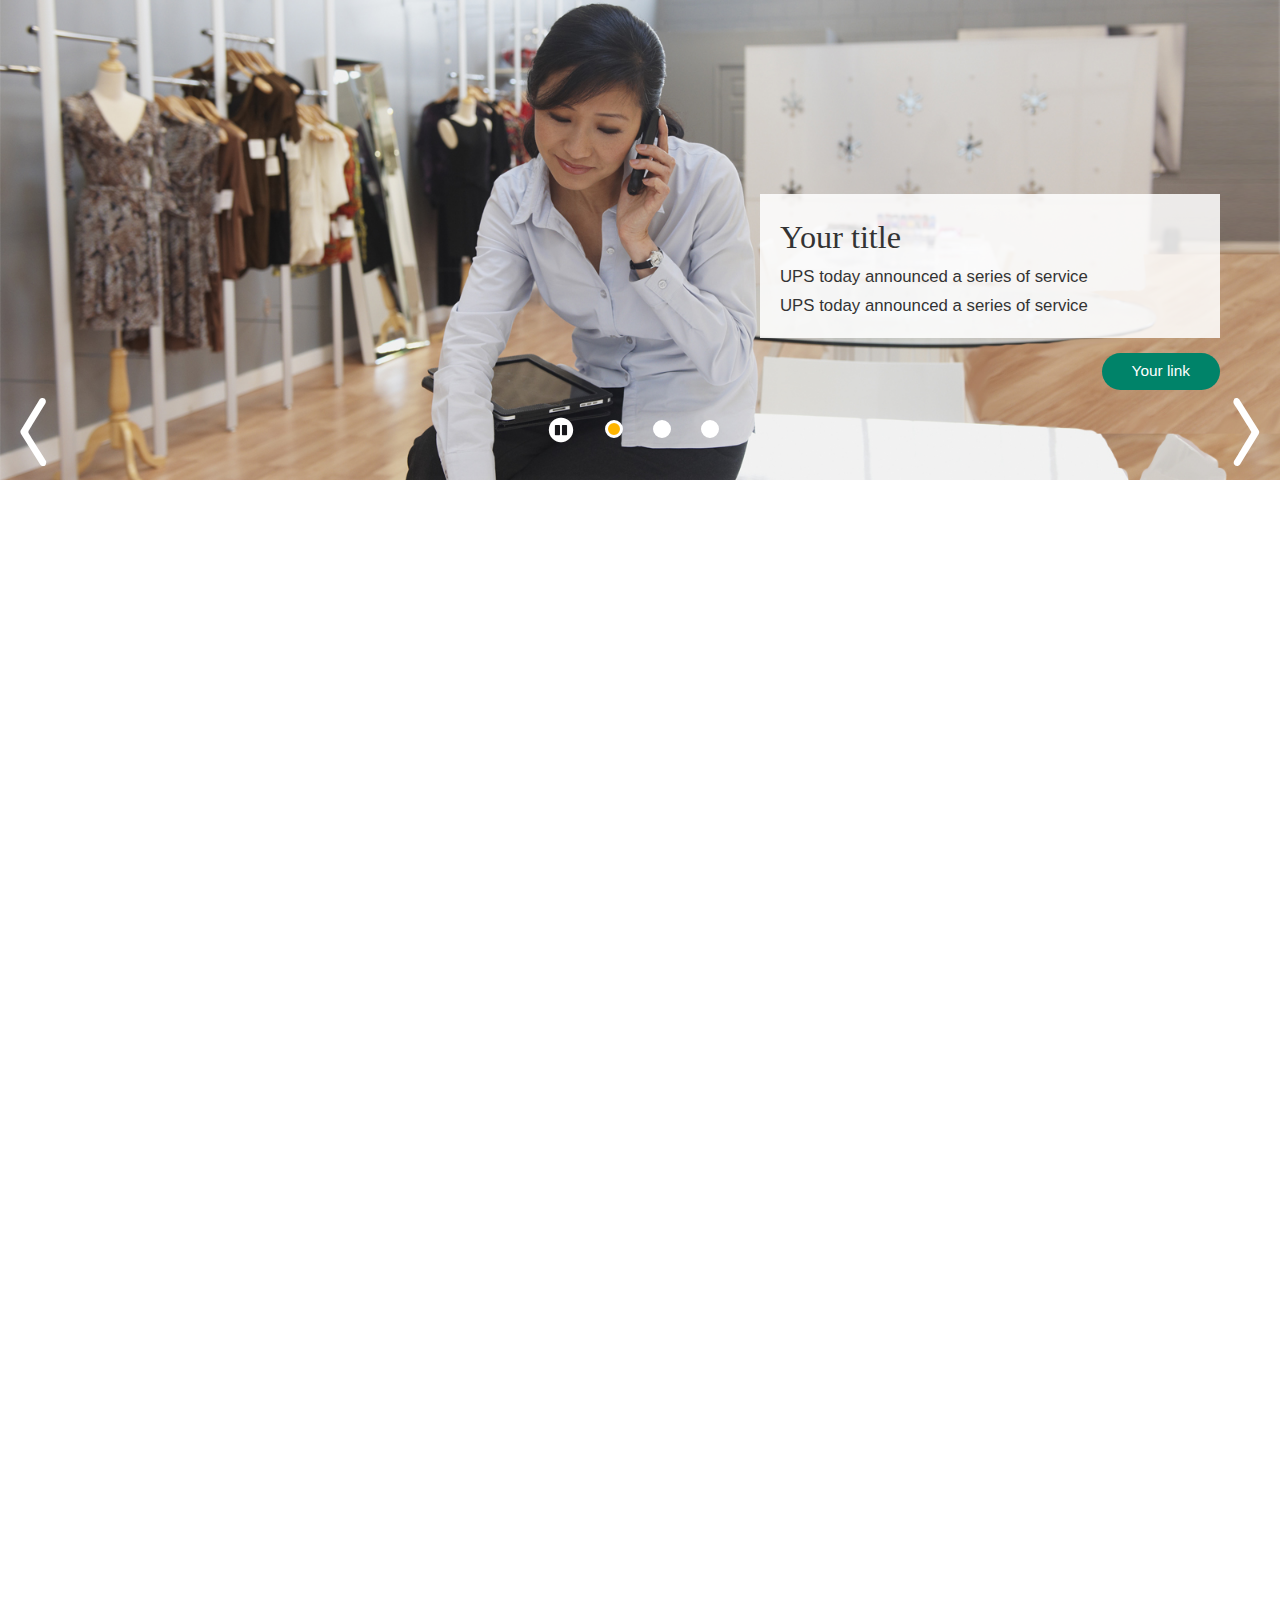
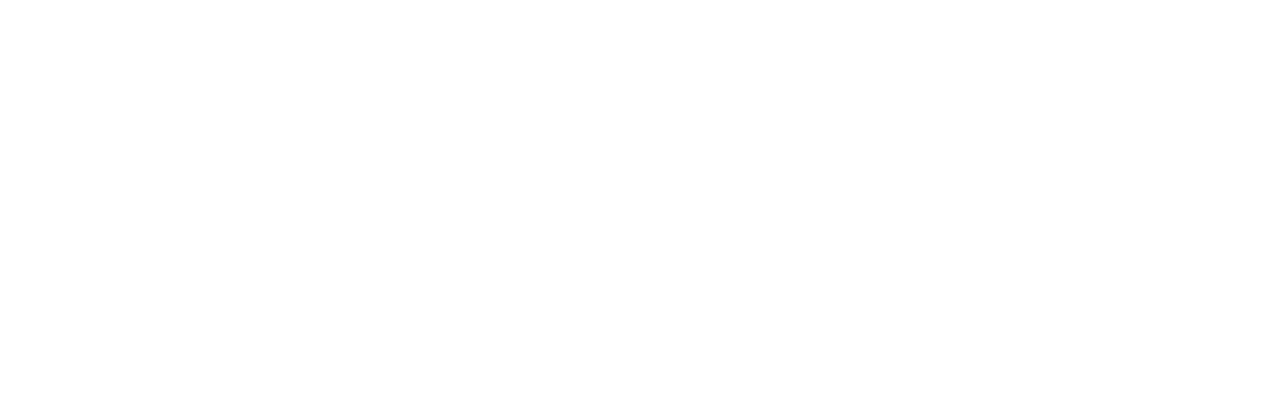
<file: banner插件/ups/index.html>
<!DOCTYPE html>
<html lang="en">
<head>
  <meta charset="utf-8">
  <title>Swiper UPS demo</title>
  <meta name="viewport" content="width=device-width, initial-scale=1, minimum-scale=1, maximum-scale=1">

  <link rel="stylesheet" href="css/swiper.min.css">
  <link rel="stylesheet" href="css/font.css">
  <link rel="stylesheet" href="css/ups.css">

</head>
<body>
  <div id="ups-banner">
    <div class="swiper-container">
      <div class="swiper-wrapper">
        <div class="swiper-slide">
          <div class="content"><div class="txt"><h3>Your title</h3><p>UPS today announced a series of service </p><p>UPS today announced a series of service </p></div><a href="#" class="link">Your link</a></div>
          <div class="img-fix"><div class="img-inner"><img src="uploads/ups1.jpg" class="img"></div></div>
        </div>
        <div class="swiper-slide">
          <div class="content"><div class="txt"><h3>Your title</h3><p>UPS today announced a series of service </p><p>UPS today announced a series of service </p></div><a href="#" class="link">Your link</a></div>
          <div class="img-fix"><div class="img-inner"><img src="uploads/ups2.jpg" class="img"></div></div>
        </div>
        <div class="swiper-slide">
          <div class="content"><div class="txt"><h3>Your title</h3><p>UPS today announced a series of service </p><p>UPS today announced a series of service </p></div><a href="#" class="link">Your link</a></div>
          <div class="img-fix"><div class="img-inner"><img src="uploads/ups3.jpg" class="img"></div></div>
        </div>
      </div>
      <div class="bottom-nav"><div class="ups-icon-videoplay"></div><div class="swiper-pagination"></div></div>
      <div class="swiper-button-next"></div>
      <div class="swiper-button-prev"></div>
    </div>
  </div>

  <script src="js/swiper.min.js"></script>
  <script src="js/ups.js"></script>
</body>
</html>
</file>
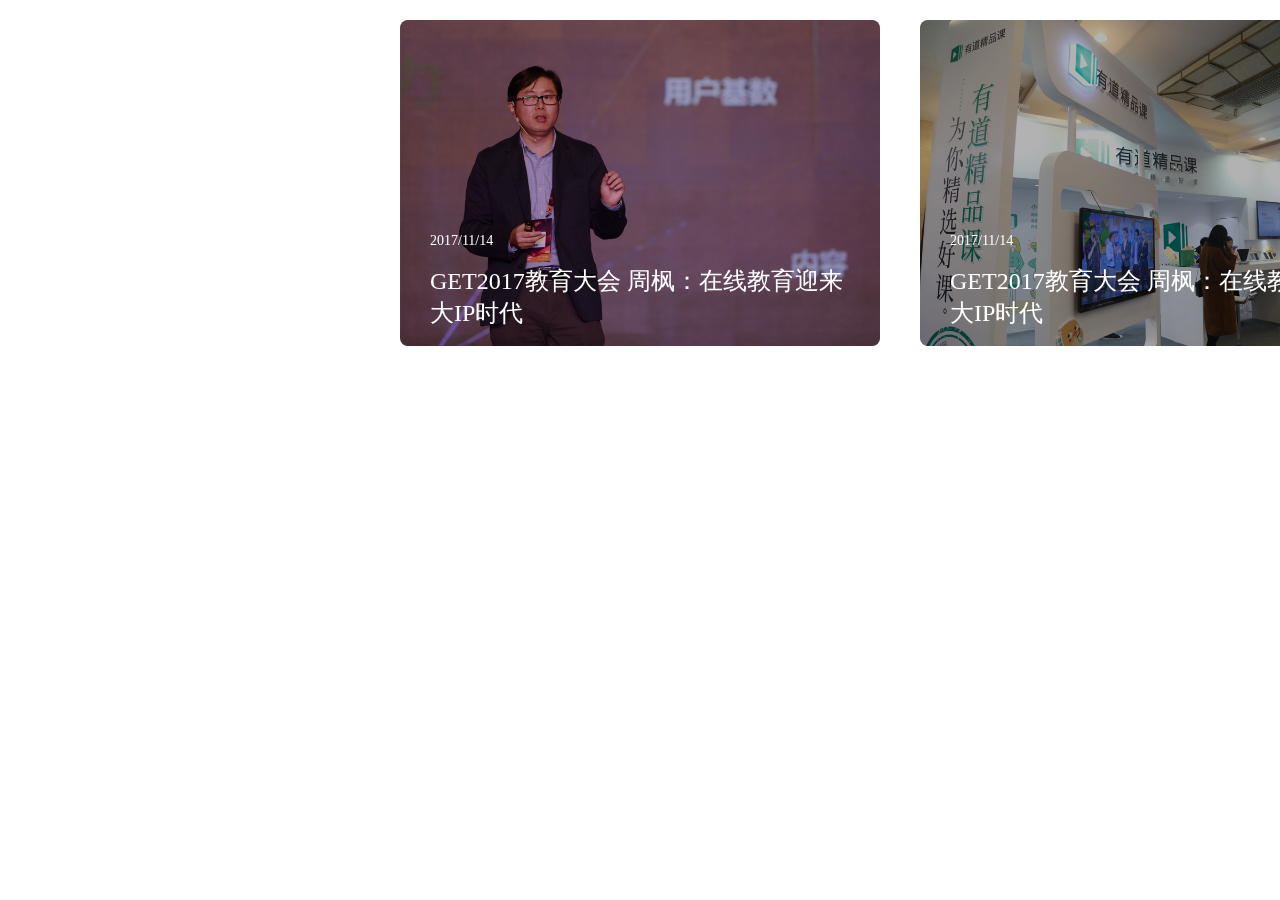
<file: banner插件/youdao-x4/index.html>
﻿<!DOCTYPE html>
<html>
<head>
<meta http-equiv="Content-Type" content="text/html; charset=utf-8" />
<title>有道banner-swiper</title>
<link rel="stylesheet" href="css/swiper.min.css">
<link rel="stylesheet" href="css/style.css">
</head>

<body>
<div id="youdaoBanner" class="swiper-container">
    <div class="swiper-wrapper">
        <div class="swiper-slide">
            <div class="info"><div class="date">2017/11/14</div>
                            <h3><a href="javascript:void(0);">GET2017教育大会 周枫：在线教育迎来大IP时代</a></h3>
                            <p>11月14日，GET2017教育科技大会在京开幕，国内知名教育机构悉数亮相。网易有道CEO周枫在领袖论坛…</p>
                            <a href="javascript:void(0);" class="btn">详情</a>
            </div>
        </div>
        <div class="swiper-slide">
            <div class="info"><div class="date">2017/11/14</div>
                            <h3><a href="javascript:void(0);">GET2017教育大会 周枫：在线教育迎来大IP时代</a></h3>
                            <p>11月14日，GET2017教育科技大会在京开幕，国内知名教育机构悉数亮相。网易有道CEO周枫在领袖论坛…</p>
                            <a href="javascript:void(0);" class="btn">详情</a>
            </div>
        </div>
        <div class="swiper-slide">
            <div class="info"><div class="date">2017/11/14</div>
                            <h3><a href="javascript:void(0);">GET2017教育大会 周枫：在线教育迎来大IP时代</a></h3>
                            <p>11月14日，GET2017教育科技大会在京开幕，国内知名教育机构悉数亮相。网易有道CEO周枫在领袖论坛…</p>
                            <a href="javascript:void(0);" class="btn">详情</a>
            </div>
        </div>
        <div class="swiper-slide">
            <div class="info"><div class="date">2017/11/14</div>
                            <h3><a href="javascript:void(0);">GET2017教育大会 周枫：在线教育迎来大IP时代</a></h3>
                            <p>11月14日，GET2017教育科技大会在京开幕，国内知名教育机构悉数亮相。网易有道CEO周枫在领袖论坛…</p>
                            <a href="javascript:void(0);" class="btn">详情</a>
            </div>
        </div>
        <div class="swiper-slide">
            <div class="info"><div class="date">2017/11/14</div>
                            <h3><a href="javascript:void(0);">GET2017教育大会 周枫：在线教育迎来大IP时代</a></h3>
                            <p>11月14日，GET2017教育科技大会在京开幕，国内知名教育机构悉数亮相。网易有道CEO周枫在领袖论坛…</p>
                            <a href="javascript:void(0);" class="btn">详情</a>
            </div>
        </div>
        <div class="swiper-slide">
            <div class="info"><div class="date">2017/11/14</div>
                            <h3><a href="javascript:void(0);">GET2017教育大会 周枫：在线教育迎来大IP时代</a></h3>
                            <p>11月14日，GET2017教育科技大会在京开幕，国内知名教育机构悉数亮相。网易有道CEO周枫在领袖论坛…</p>
                            <a href="javascript:void(0);" class="btn">详情</a>
            </div>
        </div>                                
    </div>
    <div class="swiper-button-prev"></div>
    <div class="swiper-button-next"></div>

</div>
<script src="js/swiper.min.js"></script>
<script>        
  var ydSwiper = new Swiper ('#youdaoBanner', {
    centeredSlides : true,
	slidesPerView : 'auto',
	spaceBetween : 40,
    navigation: {
      nextEl: '.swiper-button-next',
      prevEl: '.swiper-button-prev',
    },
  })        
</script>
</body>
</html>
</file>
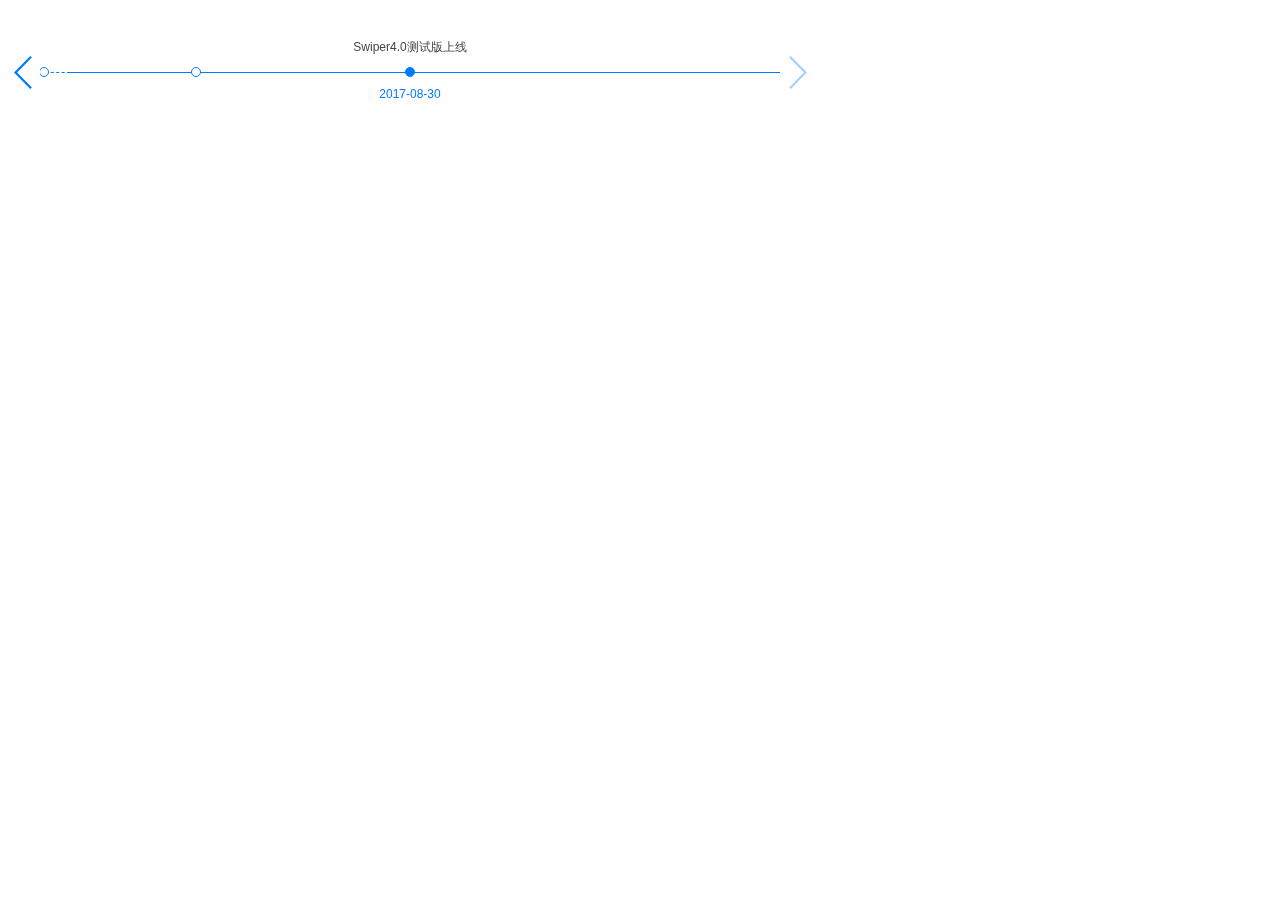
<file: banner插件/历史线条/index.html>
<!DOCTYPE html>
<html lang="en">
<head>
    <meta charset="utf-8">
    <title>Swiper 历史发展</title>
    <!-- Link Swiper's CSS -->
    <link rel="stylesheet" href="css/swiper.min.css">

    <!-- Demo styles -->
    <style>
    body {
        font-family: Helvetica Neue, Helvetica, Arial, sans-serif;
        font-size: 12px;
        margin: 0;
        padding: 0;
    }
#swiper-history{
	width:100%;
	max-width:820px;
	position:relative;
}
#swiper-history  .swiper-container { 
        height: 144px;
		margin:0 40px;
    } 
#swiper-history	.short-line{
		height:72px;
		border-bottom:1px dashed #007aff;
		width:30px;
		position:absolute;
		top:0px;
	}
#swiper-history	.long-line{
		height:72px;
		border-bottom:1px solid #007aff;
		width:100%;
		position:absolute;
		top:0px;
		left:30px;
	}
#swiper-history   .swiper-slide span{
		display:block;
		width:100%;
		text-align:center;
		position:absolute;
		transition: 700ms;
    }
#swiper-history .swiper-slide .detail{
	height: 20px;
	line-height:20px;
    top:27px;
	color:#444;
    opacity: 0;
}
#swiper-history .swiper-slide .date{
	color:#007aff;
	position:absolute;
	bottom:33px;
    opacity: 0;
}
#swiper-history .swiper-slide-active span{
	transition: 700ms 700ms;
}
#swiper-history	.swiper-pagination-bullets{
		white-space:nowrap;
		width:auto;
		bottom:67px;
		height:10px;
		line-height:10px;
		transition: 700ms;
	}
#swiper-history .swiper-container-horizontal>.swiper-pagination-bullets .swiper-pagination-bullet {
    margin: 0;
}
#swiper-history .swiper-pagination-bullet{
	background:#fff;
	border: 1px solid #007aff;
	opacity:1;
	line-height:10px;
}
#swiper-history .swiper-pagination-bullet-active {
    background: #007aff;
}
#swiper-history .swiper-button-next,#swiper-history .swiper-button-prev{
	background-size:20px auto;
}
    </style>
</head>
<body>
<div id="swiper-history">
<div class="swiper-container">
<div class="swiper-pagination"></div>
        <div class="swiper-wrapper">
           
        </div>
     <div class="short-line"></div>    
     <div class="long-line"></div>   
        
    </div>
    <div class="swiper-button-prev"></div>
    <div class="swiper-button-next"></div>
</div>    
    <!-- Swiper JS -->
    <script src="js/swiper.min.js"></script>

    <!-- Initialize Swiper -->
    <script>
 var modifier=2;//每天的px
 var historyList=[{"detail":"Swiper中文网上线","date":"2014-11-21"},
                  {"detail":"Swiper3.x版本上线","date":"2015-02-11"},
                  {"detail":"Swiper交友群开通","date":"2015-02-26"},
				  {"detail":"Swiper3.0.4，图片延迟加载","date":"2015-03-06"},
				  {"detail":"Swiper资源论坛上线[<a href='http://bbs.swiper.com.cn' target='_blank'>下载资源</a>]","date":"2015-03-22"},
                  {"detail":"Swiper交友群扩容至1000人","date":"2015-07-27"},
				  {"detail":"Swiper3.2.0，响应式设置","date":"2015-11-07"},
				  {"detail":"Swiper3.3.0，导航条样式增加","date":"2016-01-10"},
				  {"detail":"获得百度认证[<a href='https://www.baidu.com/s?wd=swiper' target='_blank'>看认证情况</a>]","date":"2016-05-27"},
				  {"detail":"Swiper3.4.0，变焦和历史状态","date":"2016-10-16"},
				  {"detail":"Swiper交友群人数达到2000","date":"2017-01-19"},	
				  {"detail":"Swiper3.4.2","date":"2017-03-10"},
				  {"detail":"众多知名网站将Swiper作为滑动插件首选","date":"2017-05-20"},	
				  {"detail":"Swiper4.0测试版上线","date":"2017-08-30"},										  
				  ];	
	

    var mySwiper = new Swiper('#swiper-history .swiper-container',{
    virtualTranslate : true,
    preventClicks : false,
	navigation: {
      nextEl: '#swiper-history .swiper-button-next',
      prevEl: '#swiper-history .swiper-button-prev',
    },
    pagination:{
	  el:'#swiper-history .swiper-pagination',
	  clickable:true,
	  renderBullet: function (index, className) {
	    if(index>0){
          day1 = new Date(historyList[index]['date'].replace(/-/g, "/"));
          day2 = new Date(historyList[index-1]['date'].replace(/-/g, "/"));
	      time=day1-day2
	      marginLeft=parseInt( time/ (1000 * 60 * 60 * 24))*modifier;
	    }else{
		  marginLeft=0
	    }
      return '<span class="' + className + '" style="margin-left:'+marginLeft+'px;"></span>';
	  
      },
    },
    on:{
	  init: function(){
	    mySlides='';
	    for(var i = 0;i<historyList.length;i++){
	  	  this.appendSlide('<div class="swiper-slide slide'+i+'"><span class="detail">'+historyList[i]['detail']+'</span><span class="date">'+historyList[i]['date']+'</span></div>');
		  this.slides[i].style.transform='translate3d(' + (-i)*this.width + 'px, 0px, 0px)';
	    }
	    this.slideTo(13);
      },
	  slideChangeTransitionStart: function(){
		detailPrev= this.slides[this.previousIndex].querySelector('.detail');
		datePrev= this.slides[this.previousIndex].querySelector('.date');
		detailPrev.offsetHeight;datePrev.offsetHeight;
		this.slides[this.previousIndex].style.zIndex=1;
		detailPrev.style.opacity=datePrev.style.opacity=0;
		detailPrev.style.transform=datePrev.style.transform='translate3d(0px, 0px, 0px)';
		
		detailActive= this.slides[this.activeIndex].querySelector('.detail');
		dateActive= this.slides[this.activeIndex].querySelector('.date')
		detailActive.offsetHeight;dateActive.offsetHeight;
		this.slides[this.activeIndex].style.zIndex=999;
		detailActive.style.opacity=dateActive.style.opacity=1;
		detailActive.style.transform='translate3d(0px, 10px, 0px)';
		dateActive.style.transform='translate3d(0px, -10px, 0px)';
	  
		moveDay1 = new Date(historyList[this.activeIndex]['date'].replace(/-/g, "/"));
		moveDay2 = new Date(historyList[0]['date'].replace(/-/g, "/"));
		moveTime= moveDay1-moveDay2
		moveDistance= parseInt( moveTime/ (1000 * 60 * 60 * 24))*modifier+10*this.activeIndex;
		move=this.width/2-5-moveDistance;
		
		this.$el.find(".swiper-pagination").css('left',move+'px');//pagination会重新渲染，因此不能用this.pagination.$el
	
	    
    },
    },

		});	

    </script>
  
</body>
</html>
</file>
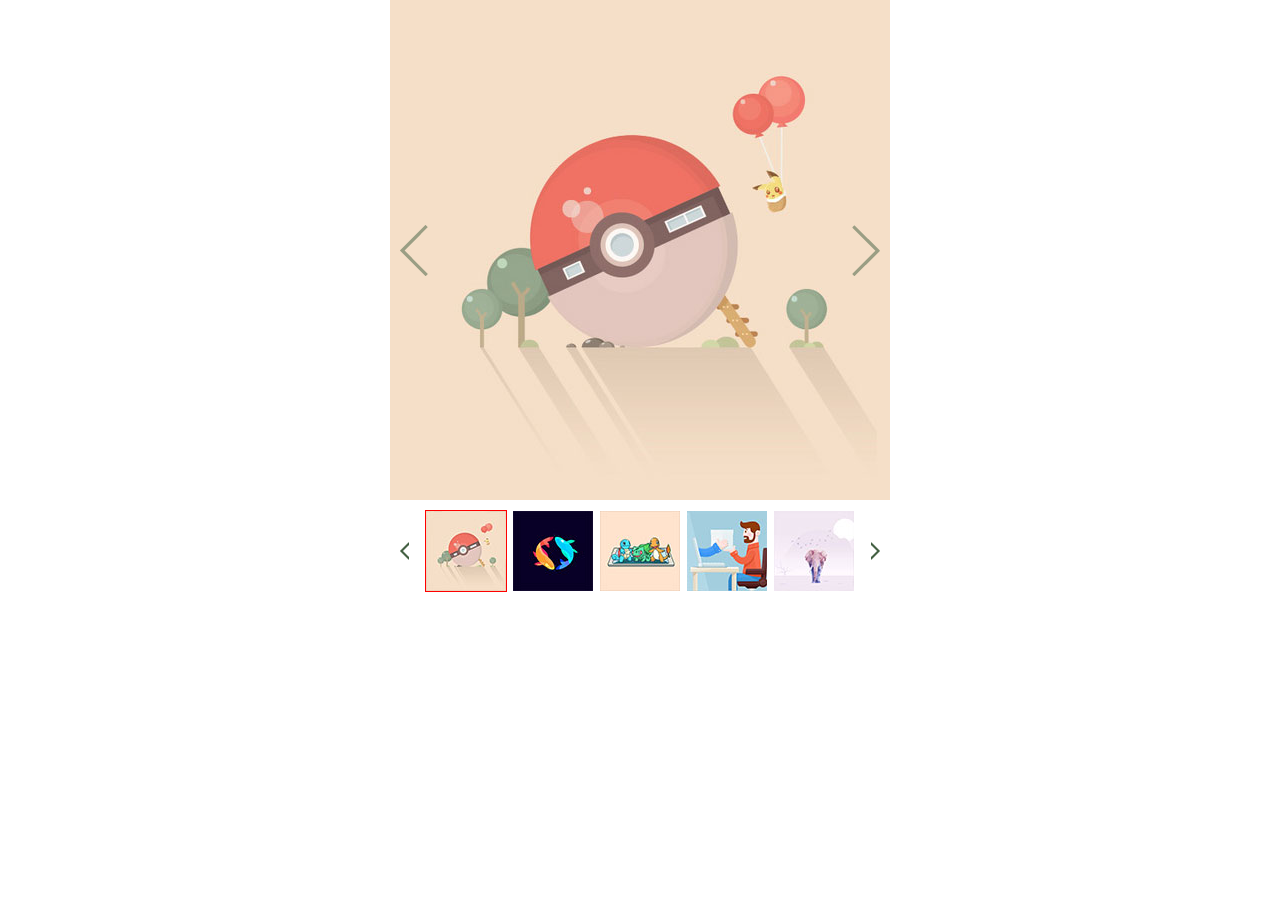
<file: banner插件/大小图切换/index.html>
<!doctype html>
<html lang="en">
<head>
  <meta charset="UTF-8">
  <title>常用焦点图</title>
  <meta name="viewport" content="width=device-width, initial-scale=1">
  <link rel="stylesheet" href="css/swiper-4.1.0.min.css">
</head>
<body>
<style>
body {
	padding: 0;
	margin: 0;
}

.pc-slide {
	width: 500px;
	margin: 0 auto;
}

.view .swiper-container {
	width: 500px;
	height: 500px;
}

.view .arrow-left {
	background: url(images/index_tab_l.png) no-repeat left top;
	position: absolute;
	left: 10px;
	top: 50%;
	margin-top: -25px;
	width: 28px;
	height: 51px;
	z-index: 10;
}

.view .arrow-right {
	background: url(images/index_tab_r.png) no-repeat left bottom;
	position: absolute;
	right: 10px;
	top: 50%;
	margin-top: -25px;
	width: 28px;
	height: 51px;
	z-index: 10;
}

.preview {
	width: 100%;
	margin-top: 10px;
	position: relative;
}

.preview .swiper-container {
	width: 430px;
	height: 82px;
	margin-left: 35px;
}

.preview .swiper-slide {
	width: 87px;
	height: 82px;
	cursor:pointer;
}

.preview .slide6 {
	width: 82px;
}

.preview .arrow-left {
	background: url(images/feel3.png) no-repeat left top;
	position: absolute;
	left: 10px;
	top: 50%;
	margin-top: -9px;
	width: 9px;
	height: 18px;
	z-index: 10;
}

.preview .arrow-right {
	background: url(images/feel4.png) no-repeat left bottom;
	position: absolute;
	right: 10px;
	top: 50%;
	margin-top: -9px;
	width: 9px;
	height: 18px;
	z-index: 10;
}

.preview img {
	padding: 1px;
}

.preview .active-nav img {
	padding: 0;
	border: 1px solid #F00;
}
</style>
 <div class="pc-slide">
	<div class="view">
		<div class="swiper-container">
			<a class="arrow-left" href="#"></a>
			<a class="arrow-right" href="#"></a>
			<div class="swiper-wrapper">
				<div class="swiper-slide">
					<a href="http://bbs.swiper.com.cn/forum.php?mod=viewthread&tid=1598&extra=" target="_blank"><img src="images/b1.jpg" alt=""></a>
				</div>
				<div class="swiper-slide">
					<a href="http://bbs.swiper.com.cn/forum.php?mod=viewthread&tid=1598&extra=" target="_blank"><img src="images/b2.jpg" alt=""></a>
				</div>
				<div class="swiper-slide">
					<a href="http://bbs.swiper.com.cn/forum.php?mod=viewthread&tid=1598&extra=" target="_blank"><img src="images/b3.jpg" alt=""></a>
				</div>
				<div class="swiper-slide">
					<a href="http://bbs.swiper.com.cn/forum.php?mod=viewthread&tid=1598&extra=" target="_blank"><img src="images/b4.jpg" alt=""></a>
				</div>
				<div class="swiper-slide">
					<a href="http://bbs.swiper.com.cn/forum.php?mod=viewthread&tid=1598&extra=" target="_blank"><img src="images/b5.jpg" alt=""></a>
				</div>
				<div class="swiper-slide">
					<a href="http://bbs.swiper.com.cn/forum.php?mod=viewthread&tid=1598&extra=" target="_blank"><img src="images/b6.jpg" alt=""></a>
				</div>
			</div>
		</div>
	</div>
	<div class="preview">
		<a class="arrow-left" href="#"></a>
		<a class="arrow-right" href="#"></a>
		<div class="swiper-container">
			<div class="swiper-wrapper">
				<div class="swiper-slide active-nav">
					<img src="images/s1.jpg" alt="">
				</div>
				<div class="swiper-slide">
					<img src="images/s2.jpg" alt="">
				</div>
				<div class="swiper-slide">
					<img src="images/s3.jpg" alt="">
				</div>
				<div class="swiper-slide">
					<img src="images/s4.jpg" alt="">
				</div>
				<div class="swiper-slide">
					<img src="images/s5.jpg" alt="">
				</div>
				<div class="swiper-slide slide6">
					<img src="images/s6.jpg" alt="">
				</div>
			</div>
		</div>
	</div>
</div>
<script src="js/jquery-3.2.1.min.js"></script>
<script src="js/swiper-4.1.0.min.js"></script>

<script>
var viewSwiper = new Swiper('.view .swiper-container', {
	on:{
		slideChangeTransitionStart: function() {
		    updateNavPosition()
	    }
	}
})

$('.view .arrow-left,.preview .arrow-left').on('click', function(e) {
	e.preventDefault()
	if (viewSwiper.activeIndex == 0) {
		viewSwiper.slideTo(viewSwiper.slides.length - 1, 1000);
		return
	}
	viewSwiper.slidePrev()
})
$('.view .arrow-right,.preview .arrow-right').on('click', function(e) {
	e.preventDefault()
	if (viewSwiper.activeIndex == viewSwiper.slides.length - 1) {
		viewSwiper.slideTo(0, 1000);
		return
	}
	viewSwiper.slideNext()
})

var previewSwiper = new Swiper('.preview .swiper-container', {
	//visibilityFullFit: true,
	slidesPerView: 'auto',
	allowTouchMove: false,
	on:{
		tap: function() {
		    viewSwiper.slideTo(previewSwiper.clickedIndex)
	  }
	}
})

function updateNavPosition() {
		$('.preview .active-nav').removeClass('active-nav')
		var activeNav = $('.preview .swiper-slide').eq(viewSwiper.activeIndex).addClass('active-nav')
		if (!activeNav.hasClass('swiper-slide-visible')) {
			if (activeNav.index() > previewSwiper.activeIndex) {
				var thumbsPerNav = Math.floor(previewSwiper.width / activeNav.width()) - 1
				previewSwiper.slideTo(activeNav.index() - thumbsPerNav)
			} else {
				previewSwiper.slideTo(activeNav.index())
			}
		}
	}
</script>
</body>
</html>
</file>
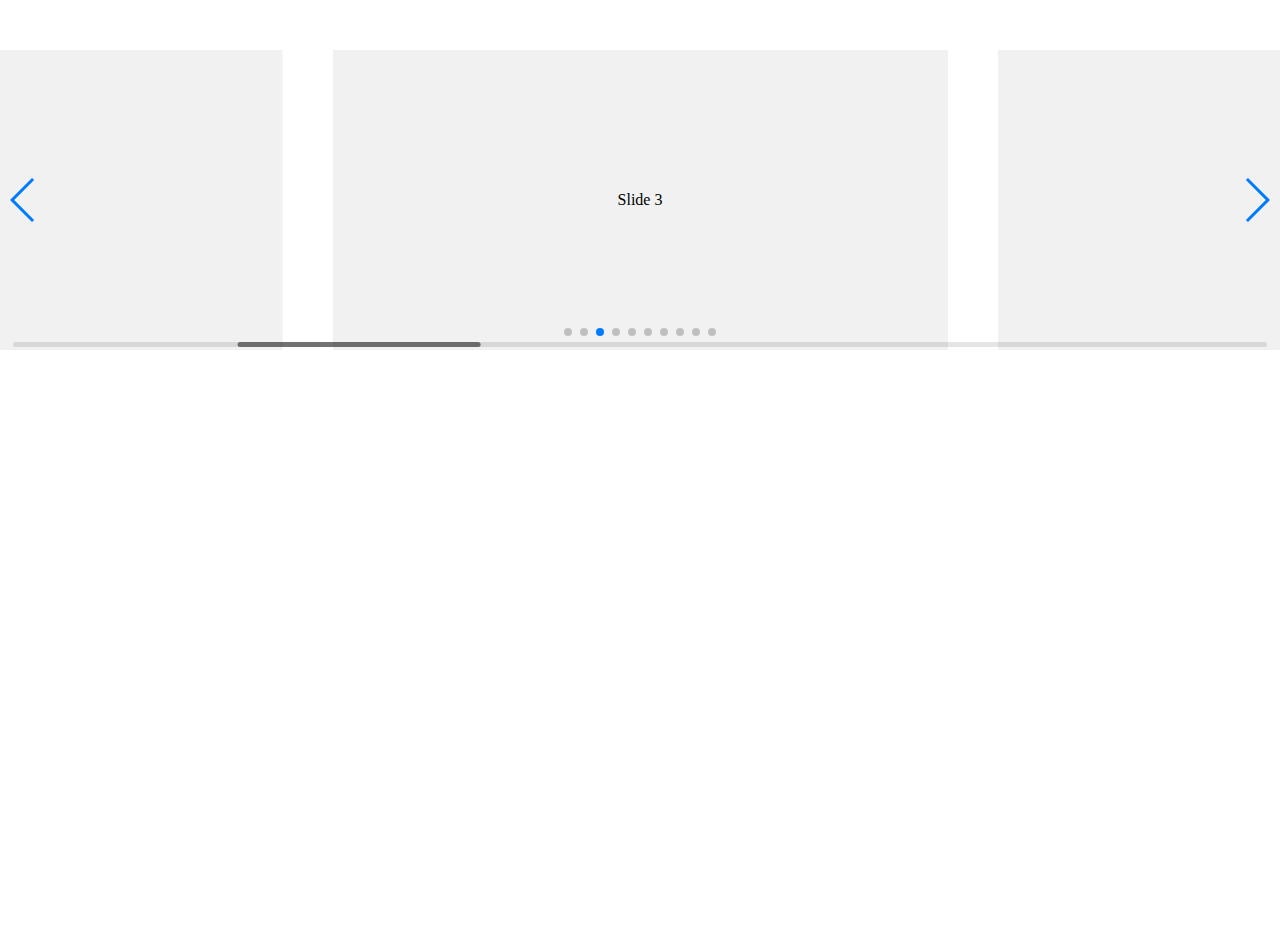
<file: banner插件/banner图实例/playground/index.html>
<!doctype html>
<html lang="en">
<head>
    <meta charset="UTF-8">
    <title>Swiper Playground</title>
    <link rel="stylesheet" href="../dist/css/swiper.min.css">
    <meta name="viewport" content="width=device-width">
</head>
<body>
    <div class="swiper-container">
        <div class="swiper-scrollbar"></div>
        <div class="swiper-button-prev"></div>
        <div class="swiper-button-next"></div>
        <div class="swiper-wrapper">
            <div class="swiper-slide">Slide 1</div>
            <div class="swiper-slide">Slide 2</div>
            <div class="swiper-slide">Slide 3</div>
            <div class="swiper-slide">Slide 4</div>
            <div class="swiper-slide">Slide 5</div>
            <div class="swiper-slide">Slide 6</div>
            <div class="swiper-slide">Slide 7</div>
            <div class="swiper-slide">Slide 8</div>
            <div class="swiper-slide">Slide 9</div>
            <div class="swiper-slide">Slide 10</div>
        </div>
        <div class="swiper-pagination"></div>
    </div>
    <style>
    body, html {
        padding: 0;
        margin: 0;
        position: relative;
        height: 100%;
    }
    .swiper-container {
        width: 100%;
        height: 300px;
        margin: 50px auto;
    }
    .swiper-slide {
        background: #f1f1f1;
        color:#000;
        text-align: center;
        line-height: 300px;
    }
    </style>
    <script src="../dist/js/swiper.min.js"></script>
    <script>
        var swiper = new Swiper({
            el: '.swiper-container',
            initialSlide: 2,
            spaceBetween: 50,
            slidesPerView: 2,
            centeredSlides: true,
            slideToClickedSlide: true,
            grabCursor: true,
            scrollbar: {
              el: '.swiper-scrollbar',
            },
            mousewheel: {
              enabled: true,
            },
            keyboard: {
              enabled: true,
            },
            pagination: {
              el: '.swiper-pagination',
            },
            navigation: {
              nextEl: '.swiper-button-next',
              prevEl: '.swiper-button-prev',
            },
        });
    </script>
</body>
</html>
</file>
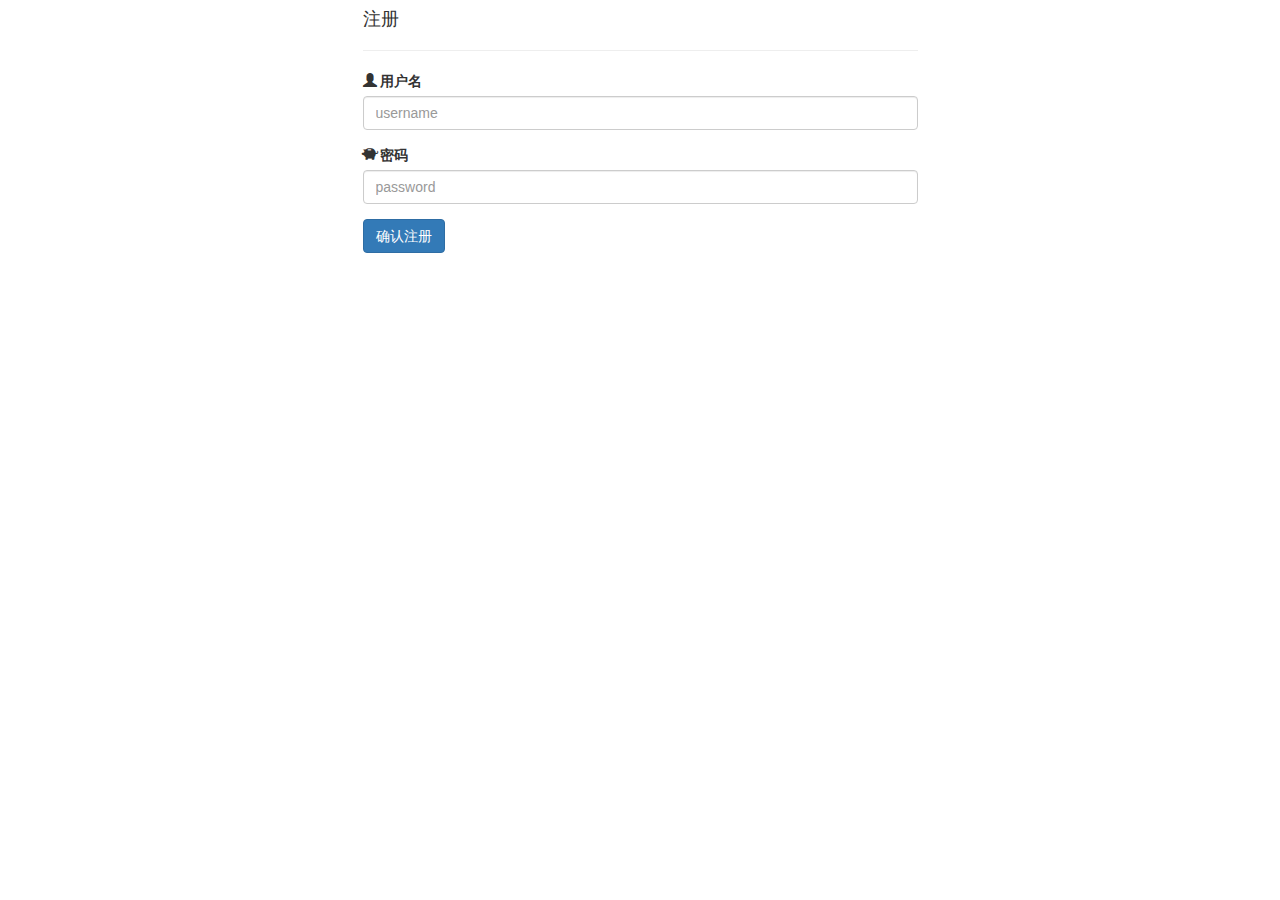
<file: 0109/003-register.html>
<!DOCTYPE html>
<html lang="en">
<head>
      <meta charset="UTF-8">
      <meta name="viewport" content="width=device-width, initial-scale=1.0">
      <meta http-equiv="X-UA-Compatible" content="ie=edge">
      <title>注册</title>
      <link rel="stylesheet" href="https://cdn.jsdelivr.net/npm/bootstrap@3.3.7/dist/css/bootstrap.min.css" integrity="sha384-BVYiiSIFeK1dGmJRAkycuHAHRg32OmUcww7on3RYdg4Va+PmSTsz/K68vbdEjh4u" crossorigin="anonymous">

</head>
<body>
     
      
       <div class="container ">
            <div class="row ">
                  <div class="col-md-6 col-md-offset-3">
                  <h4>注册</h4>
                  <hr>
<!-- form - start----------------------------->
      <form id="register_form">
            <div class="form-group">
                  <label for="username">
                        <span class="glyphicon glyphicon-user" aria-hidden="true"></span>      
                        用户名
                  </label>
                  <input type="text" class="form-control" id="username" placeholder="username" name="username">
            </div>
            <div class="form-group">
                  <label for="password">
                        <span class="glyphicon glyphicon-piggy-bank" aria-hidden="true"> </span>      
                        密码
                  </label>
                  <input type="text" class="form-control" id="password" placeholder="password" name="password">
            </div>
            <button type="submit" id="submit" class="btn btn-primary">确认注册</button>
          </form>

<!-- form - end------------------------------->
                  </div>
            </div>
       </div>


       <script src="./JavaScript.js"></script>


       <script>

             // 阻止默认事件;
             var register_form = document.getElementById("register_form");
             register_form.onsubmit = function(evt){
                  var e = evt || window.event;
                  e.preventDefault();
             }
             // 点击发送数据;
             var submit = document.getElementById("submit");
             var username = document.getElementById("username");
             var password = document.getElementById("password");
             submit.addEventListener("click",register);
             function register(){
                  var usr_value = username.value;
                  var pwd_value = password.value;

                  var url = "http://localhost/DAY/0109/interface/register.php";
                  url += `?username=${usr_value}&password=${pwd_value}`;


                  ajaxGet(url)
                  .then(function(res){
                        console.log(res);
                  })
             }
             function ajaxGet(url){
                  return new Promise(function(resolve,reject){
                        var xhr = new XMLHttpRequest();
                        xhr.open("GET",url);
                        xhr.send(null);
                        xhr.onreadystatechange = function(){
                              if(xhr.readyState === 4 && xhr.status === 200){
                                    resolve(xhr.response);
                                    location.href = "http://localhost/DAY/0109/004-login.html";
                              }
                        }
                  })
             }

       
       </script>
</body>
</html>
</file>
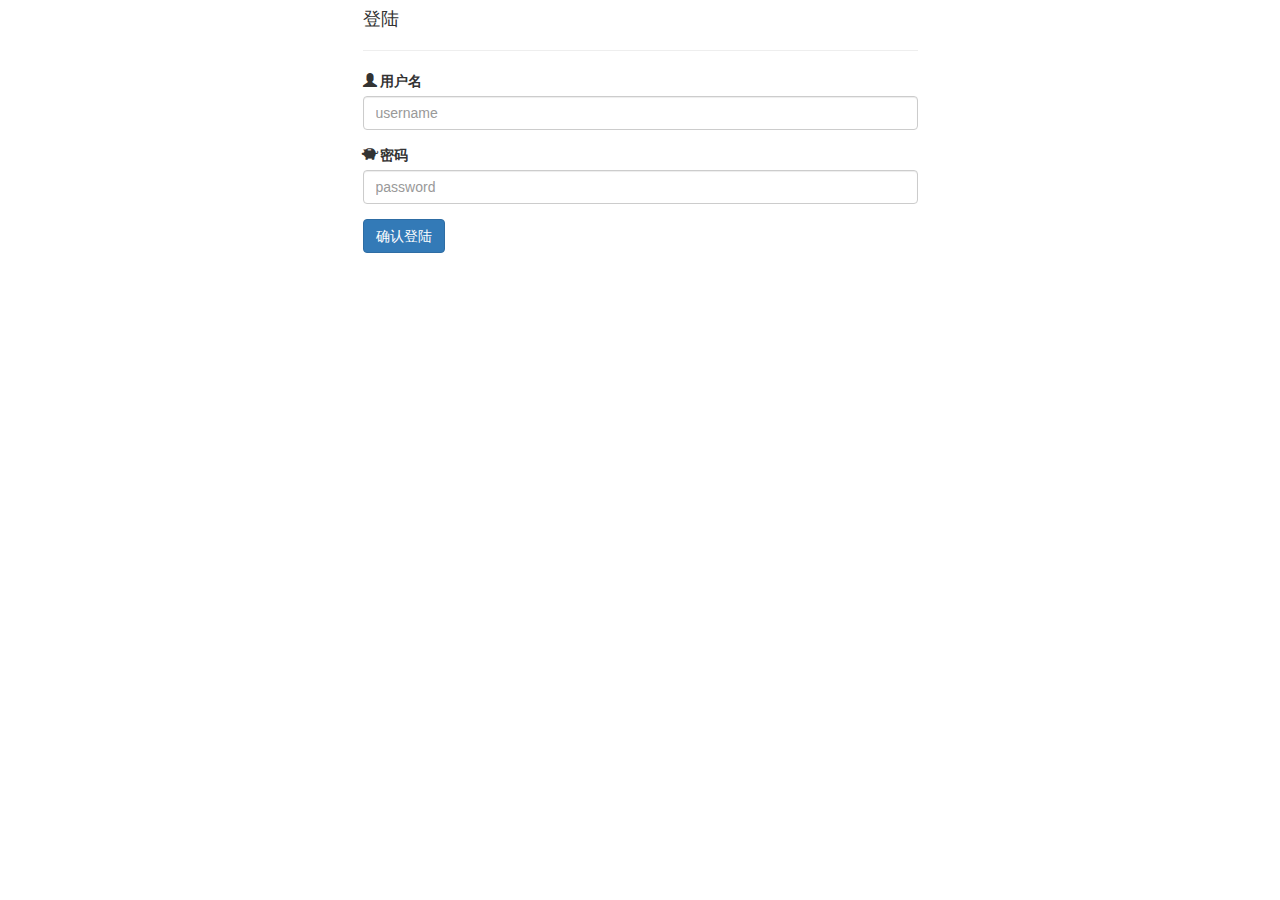
<file: 0109/004-login.html>
<!DOCTYPE html>
<html lang="en">
<head>
      <meta charset="UTF-8">
      <meta name="viewport" content="width=device-width, initial-scale=1.0">
      <meta http-equiv="X-UA-Compatible" content="ie=edge">
      <title>登陆</title>
      <link rel="stylesheet" href="https://cdn.jsdelivr.net/npm/bootstrap@3.3.7/dist/css/bootstrap.min.css" integrity="sha384-BVYiiSIFeK1dGmJRAkycuHAHRg32OmUcww7on3RYdg4Va+PmSTsz/K68vbdEjh4u" crossorigin="anonymous">

</head>
<body>
       <div class="container ">
            <div class="row ">
                  <div class="col-md-6 col-md-offset-3">
                  <h4>登陆</h4>
                  <hr>
<!-- form - start----------------------------->
      <form id="register_form">
            <div class="form-group">
                  <label for="username">
                        <span class="glyphicon glyphicon-user" aria-hidden="true"></span>      
                        用户名
                  </label>
                  <input type="text" class="form-control" id="username" placeholder="username" name="username">
            </div>
            <div class="form-group">
                  <label for="password">
                        <span class="
                        glyphicon glyphicon-piggy-bank" aria-hidden="true"> </span>      
                        密码
                  </label>
                  <input type="text" class="form-control" id="password" placeholder="password" name="password">
            </div>
            <button type="submit" id="submit" class="btn btn-primary">确认登陆</button>
          </form>
<!-- form - end------------------------------->
                  </div>
            </div>
       </div>


       <script src="./JavaScript.js"></script>


       <script>




var  register_form=document.getElementById("register_form");
                    var  username=document.getElementById("username");
                    var  password=document.getElementById("password");
                    var   submit=document.getElementById("submit");
                    document.onsubmit=function(evt){
                    var e =evt||window.event;
                         e.preventDefault();
                     }
                         
                    submit.addEventListener("click",login)

                    function  login(){
                        var  use_value=username.value;
                        var  pass_value=password.value;
                        var  url="http://localhost/DAY/0109/interface/login.php";
                         var  data={
                             username:use_value,
                             password:pass_value
                         }

                        var xhr= new XMLHttpRequest();
                         xhr.open("POST",url);
                         xhr.setRequestHeader("Content-Type","application/x-www-form-urlencoded");
                         var  data_str="";
                         for(var attr in data){
                               if(data_str.length!==0){
                                   data_str+="&";
                               }
                            data_str+=attr+"="+data[attr];
                         }
                         xhr.send(data_str);
                         xhr.onreadystatechange=function(){
                             if(xhr.readyState===4&&xhr.status===200){
                                console.log (xhr.response);
                                location.href = "https://www.baidu.com/";

                             }
                         }
                    }

            //  // 阻止默认事件;
            //  var register_form = document.getElementById("register_form");
            //  register_form.onsubmit = function(evt){
            //       var e = evt || window.event;
            //       e.preventDefault();
            //  }
            //  // 点击发送数据;
            //  var submit = document.getElementById("submit");
            //  submit.addEventListener("click",login);

            //  var username = document.getElementById("username");
            //  var password = document.getElementById("password");

            //  function login(){
            //       // 1. 获取 input 之中的值;
            //       var usr_str = username.value;
            //       var pwd_str = password.value;
            //       var data = {
            //             username : usr_str,
            //             password : pwd_str
            //       }
            //       ajaxPost("http://localhost/DAY/0109/interface/login.php",data)
            //       .then(function(res){  // res => xhr.response;
            //             console.log(res);
            //       })
            //  }

            //  function ajaxPost(url,data){
            //       return new Promise(function(resolve,reject){
            //             var xhr = new XMLHttpRequest();
            //             xhr.open("POST",url);
            //             xhr.setRequestHeader("Content-Type","application/x-www-form-urlencoded");

            //             var data_str = "";
            //             for(var attr in data){
            //                   if(data_str.length !== 0){
            //                       data_str += "&";
            //                   }
            //                   data_str += attr + "=" + data[attr];
            //             }
            //             xhr.send(data_str);
            //             xhr.onreadystatechange = function(){
            //                   if(xhr.readyState === 4 && xhr.status === 200){
            //                         resolve(xhr.response);
            //                   }
            //             }

            //       })
            //  }
       </script>
</body>
</html>
</file>
<file: banner插件/patagonia/css/style.css>
* {
	margin: 0;
	padding: 0;
}

li {
	list-style: none;
}

html, body {
	position: relative;
	height: 100%;
}

img {
	display: block;
}

body {
	background: #eee;
	font-family: Helvetica Neue, Helvetica, Arial, sans-serif;
	font-size: 14px;
	color: #000;
	margin: 0;
	padding: 0;
}

.pcHidden {
	display: none;
}

header {
	position: absolute;
	width: 100%;
	height: 60px;
	left: 0;
	top: 0;
	z-index: 30;
	background: rgba(255,255,255,.7);
}

header ul li {
	padding: 0 20px;
	border-right: 1px solid #fff;
	float: left;
	line-height: 60px;
	text-transform: uppercase;
	letter-spacing: 2px;
}

.swiper-container {
	width: 100%;
	height: 100%;
}

.swiper-container .swiper-pagination {
	left: 30px;
	bottom: 80px;
	width: auto;
}

.swiper-container .swiper-slide {
	position: relative;
	overflow: hidden;
}

.swiper-pagination-bullet {
	width: 10px;
	height: 10px;
	background: none;
	border: 1px solid #fff;
	opacity: 1;
}

.swiper-pagination-bullet-active {
	background: #fff;
}

.full {
	position: absolute;
}

.full img {
	width: 100%;
}

.slide-1 .preload {
	background: url(../uploads/01_s.jpg) no-repeat left top/100% 100%;
}

.slide-2 .preload {
	background: url(../uploads/02_s.jpg) no-repeat left top/100% 100%;
}

.slide-3 .preload {
	background: url(../uploads/03_s.jpg) no-repeat left top/100% 100%;
}

.slide-4 .preload {
	background: url(../uploads/04_s.jpg) no-repeat left top/100% 100%;
}

.homepage-left100 {
	width: 100%;
	position: absolute;
	left: 100%;
	top: 44%;
	z-index: 10;
	transform: translate(-50%, -50%);
}

.homepage-left100 .txt {
	text-transform: uppercase;
	font-size: 48px;
	letter-spacing: 16px;
	line-height: 72px;
}

.txtCenter {
	position: absolute;
	top: 45%;
	left: 50%;
	z-index: 10;
	transform: translate(-50%, -50%);
	text-align: center;
	width: 100%;
	padding: 15px;
}

.txtCenter .txt {
	font-size: 125px;
	letter-spacing: -2px;
	line-height: 115px;
	color: #121212;
	text-align: center;
	text-transform: uppercase;
	font-family: "Arial Black", Gadget, sans-serif;
}

.whiteTxt {
	position: absolute;
	top: 45%;
	left: 50%;
	z-index: 10;
	transform: translate(-50%, -50%);
	text-align: center;
	width: 100%;
}

.whiteTxt .txt {
	font-size: 65px;
	letter-spacing: -2px;
	line-height: 82px;
	color: #ffffff;
	text-align: center;
	font-family: "Arial Black", Gadget, sans-serif;
}

footer {
	width: 100%;
	height: 70px;
	position: absolute;
	bottom: 0;
	background: #fff;
	z-index: 30;
	line-height: 70px;
	text-indent: 30px;
}

@media  only screen and (max-width:768px) {
	header,footer {
		position: static;
	}

	.swiper-container {
		height: auto;
	}

	.swiper-button-prev,.swiper-button-next,header ul li:not(:first-child) {
		display: none;
	}

	.homepage-left100 .txt {
		font-size: 24px;
		letter-spacing: 8px;
		line-height: 36px;
	}

	.txtCenter .txt {
		font-size: 60px;
		letter-spacing: 0;
		line-height: 55px;
	}

	.whiteTxt .txt {
		font-size: 30px;
		letter-spacing: 0;
		line-height: 40px;
	}

	.swiper-container .swiper-pagination {
		bottom: 10px;
	}

	.pcHidden {
		display: block;
	}
}
</file>
<file: banner插件/snh48/css/style.css>
html {
  position: relative;
  overflow-x: hidden !important;
}

body {
  font-family: sans-serif;
}

a, a:hover {
  text-decoration: none;
}

.icon {
  display: inline-block;
  width: 1em;
  height: 1em;
  stroke-width: 0;
  stroke: currentColor;
  fill: currentColor;
}

.background {
  position: fixed;
  width: 100%;
  height: 100%;
  left: 0;
  top: 0;
}
.background:after {
  content: '';
  position: absolute;
  top: 0;
  left: 0;
  width: 100%;
  height: 100%;
  background-image: linear-gradient(30deg, rgba(255, 255, 255, 0.6) 0%, #0E5DC4 100%);
  opacity: 0.9;
}
.background img {
  width: 100%;
  height: 100%;
  object-fit: cover;
  pointer-events: none;
  user-select: none;
}

.item-bg {
  width: 300px;
  height: 500px;
  position: absolute;
  top: 30px;
  background: #fff;
  border-radius: 10px;
  box-shadow: 0 6px 26px 6px rgba(0, 0, 0, 0.25);
  opacity: 0;
  transition: all .3s;
  left: -30px;
}
.item-bg.active {
  left: 0;
  top: 0;
  opacity: 1;
}

.news-slider {
  z-index: 2;
  max-width: 1300px;
  margin-left: auto;
  margin-right: auto;
  margin-top: 60px;
}
@media screen and (max-width: 1300px) {
  .news-slider {
    max-width: 1000px;
  }
}
@media screen and (max-width: 576px) {
  .news-slider {
    margin-top: 45px;
  }
}
.news-slider__wrp {
  display: flex;
  align-items: flex-start;
  position: relative;
  z-index: 2;
}
.news-slider__item {
  width: 400px;
  flex-shrink: 0;
}
@media screen and (max-width: 992px) {
  .news-slider__item {
    width: 340px;
  }
}
.news-slider__item.swiper-slide {
  opacity: 0;
  pointer-events: none;
  transition: all .3s;
}
.news-slider__item.swiper-slide-active, .news-slider__item.swiper-slide-prev, .news-slider__item.swiper-slide-next {
  opacity: 1;
  pointer-events: auto;
}
.news-slider__ctr {
  position: relative;
  z-index: 12;
}
.news-slider__arrow {
  background: #fff;
  border: none;
  display: inline-flex;
  width: 50px;
  height: 50px;
  justify-content: center;
  align-items: center;
  box-shadow: 0 6px 26px 6px rgba(0, 0, 0, 0.25);
  border-radius: 50%;
  position: absolute;
  top: 50%;
  z-index: 12;
  cursor: pointer;
  outline: none !important;
}
.news-slider__arrow:focus {
  outline: none !important;
}
.news-slider__arrow .icon-font {
  display: inline-flex;
}
.news-slider__arrow.news-slider-prev {
  left: 15px;
  transform: translateY(-50%);
}
.news-slider__arrow.news-slider-next {
  right: 15px;
  transform: translateY(-50%);
}
.news-slider__pagination {
  text-align: center;
  margin-top: 50px;
}
.news-slider__pagination .swiper-pagination-bullet {
  width: 13px;
  height: 10px;
  display: inline-block;
  background: #fff;
  opacity: .2;
  margin: 0 5px;
  border-radius: 20px;
  transition: opacity .5s, background-color .5s, width .5s;
  transition-delay: .5s, .5s, 0s;
}
.news-slider__pagination .swiper-pagination-bullet-active {
  opacity: 1;
  background: #ffffff;
  width: 100px;
  transition-delay: 0s;
}
@media screen and (max-width: 576px) {
  .news-slider__pagination .swiper-pagination-bullet-active {
    width: 70px;
  }
}
.news__item {
  padding: 40px;
  color: #fff;
  border-radius: 10px;
  display: block;
  transition: all .3s;
}
@media screen and (min-width: 800px) {
  .news__item:hover {
    color: #222222;
    transition-delay: .1s;
  }
  .news__item:hover .news-date, .news__item:hover .news__title, .news__item:hover .news__txt {
    opacity: 1;
    transition-delay: .1s;
  }
  .news__item:hover .news__img {
    box-shadow: none;
  }
}
.news__item.active {
  color: #222222;
}
.news__item.active .news-date, .news__item.active .news__title, .news__item.active .news__txt {
  opacity: 1;
}
.news__item.active .news__img {
  box-shadow: none;
}
@media screen and (max-width: 992px) {
  .news__item {
    padding: 30px;
  }
}
@media screen and (max-width: 576px) {
  .news__item {
    padding: 20px;
  }
}
.news-date {
  padding-bottom: 20px;
  margin-bottom: 20px;
  border-bottom: 2px solid;
  display: inline-block;
  opacity: .7;
  transition: opacity .3s;
}
@media screen and (max-width: 576px) {
  .news-date {
    margin-bottom: 10px;
    display: inline-flex;
    align-items: center;
    padding-bottom: 0;
  }
}
.news-date__title {
  display: block;
  font-size: 32px;
  margin-bottom: 10px;
  font-weight: 500;
}
@media screen and (max-width: 576px) {
  .news-date__title {
    margin-right: 10px;
  }
}
.news-date__txt {
  font-size: 16px;
}
.news__title {
  font-size: 25px;
  font-weight: 500;
  opacity: .7;
  margin-top: 10px;
  margin-bottom: 15px;
  transition: opacity .3s;
}
@media screen and (max-width: 576px) {
  .news__title {
    font-size: 22px;
    margin-bottom: 10px;
  }
}
.news__txt {
  margin: 10px 0;
  line-height: 1.6em;
  font-size: 15px;
  opacity: .7;
  transition: opacity .3s;
}
.news__img {
  border-radius: 10px;
  box-shadow: 0 6px 26px 6px rgba(0, 0, 0, 0.25);
  height: 200px;
  margin-top: 30px;
  width: 100%;
  transition: all .3s;
  transform-origin: 0% 0%;
}
@media screen and (max-width: 576px) {
  .news__img {
    height: 180px;
    margin-top: 20px;
  }
}
.news__img img {
  max-width: 100%;
  border-radius: 10px;
  height: 100%;
  width: 100%;
}
#icon{
	display:none;}
</file>
<file: banner插件/tfboys/css/style.css>
﻿@charset "utf-8";
/* CSS Document */
* {
	margin:0;
	padding:0;
}
body {
	background:#edf0f0;
	font-family:Helvetica Neue,Helvetica,Arial,sans-serif;
	font-size:14px;
	color:#333;
}
.banner {
	padding-top:80px;
}
.banner h1 {
	font-size:36px;
	text-align:center;
	font-weight:normal;
}
.banner h2 {
	font-size:18px;
	color:#535353;
	text-align:center;
	font-weight:normal;
	margin:20px 0 60px;
}
.banner .swiper {
	width:1200px;
	margin:0 auto;
	position:relative;
}
.current-swiper {
	width:650px;
	height:370px;
	border-radius:10px;
	margin:0 auto;
	box-shadow:0 0 20px rgba(0,0,0,0.05);
	position:relative;
	z-index:99;
}
.left-swiper {
	position:absolute;
	left:117px;
	top:52px;
	z-index:1;
}
.right-swiper {
	position:absolute;
	right:117px;
	left:auto;
	top:52px;
	z-index:1;
}
.nocurrent-swiper {
	width:479px;
	height:273px;
	border-radius:8px;
	box-shadow:0 0 20px rgba(0,0,0,0.05);
}
.nocurrent-swiper:before {
	content:'';
	position:absolute;
	top:0;
	left:0;
	width:100%;
	height:100%;
	background:rgba(237,240,240,0.9);
	z-index:99;
}
.slide1 {
	background:url(../images/p1.jpg) no-repeat right 50%/auto 100% #fff;
}
.slide2 {
	background:url(../images/p2.jpg) no-repeat right 50%/auto 100% #e2e3e8;
}
.slide3 {
	background:url(../images/p3.jpg) no-repeat right 50%/auto 100% #f0faf9;
}
.title {
	padding-top:70px;
	margin-left:45px;
	height:29px;
	line-height:29px;
	font-size:18px;
	color:#666;
}
.nocurrent-swiper .title {
	padding-top:44px;
	margin-left:30px;
	font-size:16px;
	height:25px;
	line-height:25px;
}
.name {
	margin-left:45px;
	height:55px;
	display:inline-block;
	position:relative;
	line-height:55px;
	padding-bottom:9px;
	padding-right:55px;
	border-bottom:1px solid #dddddd;
	font-size:36px;
	color:#333;
}
.nocurrent-swiper .name {
	height:46px;
	line-height:46px;
	font-size:30px;
	padding-right:46px;
	margin-left:30px;
}
.name:before {
	content:'';
	position:absolute;
	width:30px;
	height:30px;
	right:10px;
	top:0;
	bottom:0;
	margin:auto;
	background:url(../images/curr_sectbg.png) no-repeat center center;
}
.nocurrent-swiper .name:before {
	width:26px;
	height:26px;
	background-size:100% 100%;
}
.detail {
	margin-left:45px;
	width:275px;
	margin-top:30px;
	padding-right:5px;
	line-height:24px;
	color:#bbb;
	font-size:14px;
}
.nocurrent-swiper .detail {
	font-size:12px;
	line-height:20px;
	width:235px;
	margin-left:30px;
}
.swiper-button-prev {
	width:46px;
	height:46px;
	background:url(../images/curr_prev.png) no-repeat center center;
}
.swiper-button-next {
	width:46px;
	height:46px;
	background-size:auto;
	background-image:url(../images/curr_next.png);
}
</file>
<file: banner插件/ups/css/font.css>
@charset "utf-8";
/* CSS Document */
@font-face {
	font-family:"upsicons";src:url([data-uri]) format("woff"),url(data:application/x-font-ttf:charset=utf-8;base64,AAEAAAANAIAAAwBQRkZUTXndBZgAAGdQAAAAHEdERUYAsgAGAABnMAAAACBPUy8yNalSxgAAAVgAAABWY21hcMySHb4AAALEAAABSmdhc3D//[base64]//ECDwIAAAAACAACAAAAAAAAAAEAAAIA//EALgIAAAD/8QIPAAEAAAAAAAAAAAAAAAAAAAAEAAEAAACFAUIAFQAAAAAAAgAAAAEAAQAAAEAAAAAAAAAAAQIAAZAABQAIAUwBZgAAAEcBTAFmAAAA9QAZAIQAAAIABQkAAAAAAAAAAAAAEAAAAAAAAAAAAAAAUGZFZABA5gDmgQHg/[base64]//AAAAAOYA//[base64]/gdwB7gH6AgWCF4IjAi8CPYJkAowCrILQgtuC44L0AwADLIM3A0GDS4NWA2ADaoNzA4mDroPGg9SD6oP4A/[base64]/ATYvASYPAQYvASYPAQYfARY/[base64]/ATYfARY/ATYvAiYPAgYfARY/ATYfARY/[base64]/u0JDR2yUjs7/[base64]/YwFBYYCCREZDgsPc3n+9lEKClELDwtRCgpRCw8LAAQAAAAAAf0CAAATABcAHAA4AAABJicmIyEiDwEGFREUFjMhMjURNiUhFyEBIREhEScjNTQrASIdASMiHQEUOwEVFDsBMj0BMzI9ATQB8zYUFRT/AA8XTQ0MCAHVFAT+dwELNf6LAZz+QgHAhUoFEAVKBQVKBRAFSgUBnzgVFBRNDRL+lAgMFAFsEVU9/[base64]/okTEwQICAQTEwQICAQTEwQIBAgTEwwIBBMTBAgMExMECAgEExMECAgEExMMCAQTEwQIDBMBVP6qEwQI/gsJXggMCwleFBhWVsoMCAwLCQwLBQcYDAkYBAgECBcHCgcYCwQIGAgECxgHCgcXGBgJBQcYBwoHCwgMCwm5AxAwEAMKAxErEQMICwktE/5ZGAcFBAcYCAgIFwcFDBgLBAgYCAQLGAcKBxcICAgYCwUHGAcFCQj+MgcHBQwAAAIANwAEAc0CAABOAFUAAAEnNTQmIgYdAQcGHQEUFxY/[base64]/[base64]/AR8CJyMiPQE0OwEyHQEUJyMiNSc0NjsBMhUHFCMCBecJEA8L5g0NBxIBzRMHB/754lsDAoKCBFzcDQoKDQsEGAYJCAUaDAgEVwFyDAz+jg8ODw8OAZMCAtHRBJMuCw0LCw0LPgd5BgkPeQcAAAUAAwAbAfkB5QAXADEAOQBFAFIAACUhExcWMzI/[base64]/[base64]/sQMDQ0DAwcHCyEJCwkJCwk1BWoNDWoFAAABAAAAAgH+AgAAJQAAJTU0JisBNzYvASYiDwEGFB8BFjI/ATY0LwEzMhYdARQWOwEyNjUB/n5ZoXAODhcFFAW7Bga7BRQFFwYGZpc3Tg0KJAoNYxpZfnAOERcGBrsFFAW7BgYXBRQFZ043ZAoNDQoAAgB8AAUBjgIAACIAQwAAAScmIg8BBhQfASMiBh0BFBY7ATI2PQE0NjsBBwYfARY/ATYBFxY/ATYvATMyNj0BNCYrASIGHQEUBisBNzYvASYPAQYBjGQDCwMMAwM7VjBECAQUBQgqHVA3CAgMCQhkCv7qZAgIDQgIPFYwRQgEFQQIKx1QOAgIDAkIZAoBmWQDAwwDCwM7RDE3BQcHBTUdKzgICAwICGQK/[base64]/poNEhAAAQAOAAkB+gIAAB0AAAEjIgYdAQEmIg8BBhQXASMiBh0BFBYzITI2NRE0JgHeKw0S/tIIGgglCQkBNtgNExMNAWYNEhABrhMNxAEtCQkiCBoL/soTDSoNEhINAWYNEwAAAQAA//8B+AIAACMAAAEnJiIPAQYfASMiBh0BFBY7ATI2PQE0NjsBBwYUHwEWMj8BNgH4uwUUBRcNDXChWX4OCSQKDU43l2YGBhcFFAW7EgE/uwYGFxEQcX9YZggNDglkOE1mBhMGFwUFuxAAAQAAACYB/gHYABsAAD8BNjQvASEyNj0BNCYjITc2NC8BJg8BBhQfARbuGQcHbQFLCg8OC/6peQcHGRARxgcHxg4mGAcUB20OCigLDngHFAYZEBDGBxQHxhQAAAACAAQAPwIEAcAAFgAtAAA/ATYvATMyPQE0KwE3Ni8BJg8BBh8BFiUHBh8BIyIdARQ7AQcGHwEWPwE2LwEmiA4KCj27Dg7BQwoKDgoJcQkJcQwA/w0KCj27Dg7BQwoKDQoKcAoKcA3ODgoKPQ4VDkMKCgsKCnAKCXEIbQ4KCj0OEw5DCgoNCgpwCglxCQAAAAACAAQASwH5AbcAIwBGAAAlJyYPATY1NCYjIgcOAR8BFjc2Fx4BFxQHJyYPAQYfARY/ATYHJgcGJy4BJyY3FxY/ATYvASYPAQYfARY/AQYXHgEXFjc2JwH5DQgKJQRrTD0wBgEFBQgJRVEmLgIGLggKDQgIUwgKUgaeBQ0tNjJKBAEDLgkJDQkJUgkKUgkJDQkJKAEBCFo/[base64]/[base64]/8AcUB/AAWAC4AABMXFj8BFRQ7ATI9ARcWPwE2LwEmDwEGEycmDwE1NCsBIh0BJyYPAQYfARY/ATY00Q4KCj0OFQ5DCgoNCQlwCgpwC24OCgo9DhUOQwoKDQoKcAoJcQQBeA4KCj27Dg7BQwoKDgoJcQgIcQv/AA0KCj27Dg7BQwoKDQoKcAoKcAQNAAEADgAMAfoCAAAcAAA3MzI2PQEBFjI/ATY0JwEzMjY9ATQmIyEiFREUFisqDRMBLQkZCSUICP7K2A0SEg3+miAQXhINxP7TCAglCBoJATMSDSsNEhz+mQ0SAAAAAQAAAAYB9wHyAB0AABMVFBY7AQEGFB8BFjI3ARUUFjsBMjY1ETQmIyEiBlITDcT+0wkJJQgaCAE2Ew0qDRISDf6aDRMB1SoNE/7TCRkJJQgIATbYDRISDQFmDRMRAAAAAwAAAAAB/QIAABMAFwAjAAABJicmIyEiDwEGFREUFjMhMjURNiUhFyEBIzUjFSMRMxUzNTMB8zYUFRT/AA8XTQ0MCAHVFAT+dwELNf6LAZyzVba2VbMBnzgVFBRNDRL+lAgMFAFsEVU9/[base64]/pwLEBALAWYLEAER/pmYmLqYmJr+rJiYupjhHwIGAiECAh8CBgIfAgKbFQQEFRQEBRUVBQQUFQQEskoCAkoCukoCAkoCHxAQEBACAA4L/jYLEBALAcoLDrZ/f38BEnNz/sl/f3/[base64]//gHNAgAAIgBfAAAAJiMiBwYHDgEeARcOBBUGFzsBMjc2NTY3Fjc+AzUDFzM2NTYvATY3FzM2PQEmIyc2NzYnJgcGBycmJyYHBgcGHwEGBycmBw4BHwEGByY3Njc2Nw4DBwYnNgHNCAZCVqM0DgURCwYJDgoGBAIIAgQEAgYLHlxQNk0eC/pKCgcDDD8VIjgKBgMFKxotDAoHDTIYDAIEAwcFBAMDEx8WDwQOBgUDFC0jJCAuelJOAw4gPypBUBQB+AgdOX0jQzMYCRAgFxILAQcJAgMFJTklMB5+hk4R/[base64]//[base64]//gBoQIAABgAADcXFjI/ATY0LwEmND8BNjQvASYiDwEGFBecvAQRBSoFBbEFBa8FBSsFEATxBQW5vAUFKwQRBawFEQSvBBEFKgUF8QQQBQAAAQCbAAABWQH8ABQAACUmJyY/ATYmJyYPAQYXFB8BHgE3NgFYfQMEBH4FBQgUEI0FAwWPBhcHESrGBwcLzwoVBQ0U5w0FBAjkCgQGFQAAAAABAGD/9gGaAgAAFwAAAScmIg8BBhQfARYUDwEGFB8BFjI/[base64]/6aIC0tIAFmIC0t/u+eAawtIL4gLS0gviAt/uXebwAABAAAAAUB/gIAAAwAGAAkADoAAAAiBhUUFxY7AT4BNSYlMhYVFAYjIiY1NDYHFjceARcGBwYnPgE3NCYiBhUUFwYHJjU0NjIWFRQHJic2AWbQlkxFZQpqlAL+/RsnJxscJiYTLy4jLgI4REg6Aiq+P1xAGDgWJ3qseS8UPBgCAJZob0dHBJNmaQomHBsnJxscJqYTEw0/[base64]/kIDAwI+QglGBcnGBcPEBYWEA8AAAAFAAAAIQIHAd8AEgAdAC0AOABBAAABISIGFREUFjsBFzczMjY1ETQmAw8BJyMiNQM0MyEFIgYVERQWOwEXNzMyNjUjJSEiFRQzITI1NCYHIyIUOwEyNSYB8P5eDBEPDNFJRUEMDw4RTDY52AMCAgGW/jMJEgsHLC8zTggK5QGV/twNDQEkDQhB6A0N6A0DAd8QC/7qDA9gYA8MARoKDf7RAkxMAgEPAy0MBv7zCApDQQ8J8Q4NDQUJShoNDQAAAAAEAAAARgICAboADAAQABQAIQAAASEiFREUFjMhMjURJgMhESEFIRUhBSMiHQEUOwEyPQE0JgHr/ioVDAkB2BUDG/44Acj+MQHY/igBqlQHB1QHBQG6F/66CQ4XAUYX/qoBOEEafgcnBwclAwYAAAAABQAzAAoBywIAABEAGwAnADMAPwAAASEiBhURFBYzITI2NRE0LwEmEyERMxUUFjsBEQMjIh0BFDsBMj0BNAcjIh0BFDsBMj0BNAcjIh0BFDsBMj0BJgFQ/vwKDw8KAWYLDghjA03+rOcLBlo34goK4goK4goK4gqPXQoKXQoEAgAQC/[base64]/8QIPAgAABwAAABQGIiY0NjICD5vampraAWbam5vamgACADsAAgHFAgAAGwA0AAABIyIGHQEzESERMzU0JisBIhURFBYzITI2NRE0BycmDwERNCsBIhURJyYPAQYfARYyPwE2NAG5OQQIMf62LQgENQwHBQFyBQdbDQsHMQwcDDELBw0LC1oGFAZaBAFTBwUU/u0BExQFBwz+xwQICAQBOQxdDgsLMQEhDAz+3zELCw4LB1oGBloDDAAAAAADACsAAAHVAgAAEgAiACYAABMzFTM1NCYjISIGFREUFjsBNSMlISIGFREUFjMhMjY1ETQmAyMRM0n9HgwJ/vEJDAwJPjUBd/7zCA0MCQENCA0MEv39AeI5QggNDQj+ogkNHvQNCf6iCA0MCQFeCQ3+lQFNAAMAAf/7AgECAAAVABgAHAAAAScmJyIHAQ4BDwEGFxY7ATcyNwE2NAUXBzcnARcB/IACCQkD/tEBAgExBAkFBgWzAgUBLAX+SGSHo3IBF2sBdIUCBQX+0gEFAbYHCQUxBQEsBQ/QWyU3ZwEXbQAAAAADAAAAKwIAAdUADwAdACsAACUiLwEmNzYfATc2FxYPAQYlFzUhFTc1NCYjISIGFQURIREnERQWMyEyNjURAQQGBO0ODA0K4toKDQsN5AT+9SQBuiIPC/40Cw8B3v5EIg8LAcwLD9EExQwLDQu8uAsNCw3ABNMeKy0eGgoPDwpl/vgBCxv+zwoPDwoBMQAAAAACAMAAAAFDAgAADwAgAAAhIyImPQE0NjsBMhYdARYGNyMiJjUDJjY7ATIWFQMUBiMBECILERELIgsRAhECOwYJFQESDkMNFBUJBhELIQwREQwhCxGaCQYBMw8VFQ/[base64]/tENAwwDMQwcDDEDDAMNCwtaBhQGWgoBVwcFFP7sARQUBQcM/[base64]/[base64]/[base64]/[base64]/[base64]/[base64]/QwoCJzRPVT1DCggRAh5dAguTDAIXFwQHBwUHAwgBDwYjBQkOHAMCHCU6EAwcAg6JDgwMDgwAAAACAAAAAwIBAf0AEwAkAAAlMjYvASYPAQYUFjsBFRQzITI9AScVIzU0KwEiBh0BIzUjNxcjAfcHBQX3Bwf3AgUEJgkBkAkefQpUAwaAEsPGE/YMBPcGBvUECAbpCgrpGeuoCQYDqOvIxgAAAAACAAAAAwH/Af0AEwAuAAABJyYPAQYUFjsBFRQzITI9ATMyNicVITUzBwYfARY/ATYvASYPAQYfASM1IzcXIwH+9wcH9wIFBCYJAZAJIwgGT/6cyDUICAsICVoJCV0HCQwHBzHBEsPGEwEI9QYG9QQIBukKCukNDOuaNggIDAcHWwkHWQcHDAkHMSrKxgAAAAACAAAAAwH/Af0AEwAxAAABJyYPAQYUFjsBFRQzITI9ATMyNgUiJiczBwYfARY/ATYvASYPAQYfASM+ATMyFhUUBgH+9wcH9wIFBCYJAZAJIwgG/v4/WgW1NQkJCwgJWgkJWggJCwkJMa8JWDtCXFwBCPUGBvUECAbpCgrpDdZTPjYJBwwHB1sJB1sICAwHCTE5TFxCQ1wAAAIAnf/9AWwCAAALABcAAAEPATMDBjMyPwEjEyciBhUUFjMyNjUuAQFLiA0zTA8yNiwMOlwSFR4ZFRQfAhoBcRIs/vsxFSQBM5cbFhIXGxYSFwAAAAQAAAAFAfsCAAAHAA8AHQApAAAAIgYUFjI2NAYUBiImNDYyDwIzBwYWMzI3MzcjNyciBhUUFjMyNjU2JgFm0JaW0JUueax6eqwyRwcYJAUODxYbAwkdLBQLEhALDBECEAIAltCVldASrHl5rHqTCSB1Dw4JG5BkEQwLDhIMCQ8ACAAB//[base64]/[base64]/q4FCQkFAVIFCQkF/q4FCQkFAVIFCQ7+rgUJCQUBUgUJCf5KKgUJCQUqBQkOKgUJCQUqBQkOKgUJCQUqBQkB6QkFLAUJCQUsBQnGCQUsBQkJBS4MxAkFLAUJCQUsBQkBigkFLAUJCQUsDsYJBSwFCQkFLgzECQUsBQkJBSwOAAQAO//[base64]//[base64]//4BxQIAACIAAAUiLwEuBScmNTQ3NjMyFxYXFhUUBw4FDwEiBgEABgQDAwoNEREUCV83OlRSPBoPDl8JFBERDQoDAwEHAgQDAwgNEBIXDHFaVz0/QR4lJC1acQsXEhANCQMDAgAVAEIABAG+AgAAEQAiACwAOgBKAFQAXgBoAHIAfACGAJAAngCoALIAwADKANQA4gDsAPYAACUGByYvAQcXHgEfATc+AT8BJwM+ATc2PwEnBwYHFA4BDwEXBzY/AScHBgcVFwcmNTQ3NScVBhUUFxU3JR4BHwE3Jy4BJyYvAQcXFic2NzMnIwYPARc3FzcnJicjBzMWFxYXFTc1Ji8BBwUmLwEHFxYXFTcXBg8BFzc2PwEnNwYPARc3Nj8BJzcGDwEXNzY/ASc3NQcVFhUUBxUXNTY1NAUmLwEHFxYfATcXJi8BBxcWHwE/[base64]//[base64]/QFZacQsXEhANCQMDBAQDAwgNEBIXDHRXI/7SGkV7MU0zNTc0TG2NBDMEBDMEBgIgMwYCAgIgIAQIBDMgAAAAAwA7//wBxQIAACAALgA7AAABJicmIyIHBhUUFx4FHwEWMj8BPgU3NjU0Ay4CNTQ3NjMyFxYVFCcVFBcWFzY3Nj0BJiIBtw4bPFJRPTdfCRQREQ0KAwMEDAQDAwoNEREUCV/FHUBILy5IRy8v7hQEMTEEFCBSAXwlHkE/QFZacQsXEhANCQMDBAQDAwgNEBIXDHRXI/7SGkV7MU0zNTc0TG2JVx0OBBgYBA4dVxAAAAACAAAAAAIAAgAABwAyAAAkNCYiBhQWMiUzMjY0JisBPgE3FRQWMzI2PQEeARcjIgYVFBY7AQ4BBzU0JiMiBh0BLgECAJbUlpbU/sJhCxERC2EJZkYRCwwRR2cHYQsREQthCWZGEQwLEUVnltSWltSW5BEWEUhnB2EMEREMYwlmRhELDBFHZwdhCxERC2EFZwAEADv/+AHDAgAAFgAeAC4AOgAAATU0JiIGHQEOAR0BFBY7ATI3Nj0BNi4BMhYdASM1Jgc0NjsBMhYdARQGKwEiJjU3FTM1NjU0JiIGFRQBiFBwUBkkKRz+GhcUASPJUDi/AT4SDP4MEhIM/gwSjCQRFB4UAUUzOFBQODMFKBjDHSgUFB3DGiiXOSgzMyigDBISDMMMEREMWTAwChMPFRUPEwAAAAQAK//[base64]/sVTUwEXAgIJIjQoFQ8QEB4eHScoNAkVC7IXIBYWIBeFCwIYCPUiogYBBAIHpTn3IgURBCItBAYEB/7rCQQvAkQtAgIECQEWB/[base64]/i4KDQ0KAdUJDQMBKQ0KLQkNDQktFwAAAAADAAAABQH7AgAADwAbACcAABMiBh0BFBYzITI2PQE0JiMnIgYVFBYzMjY1NCYXFAYjIiY1NDYzMhZ4CAwNBwELCAwNB4ZplJRpapSUY3hVVHh4VFV4ASENBxcIDQ0IFwcN35RpapSUammU/VV4eFVUeHgAAAYAZv//AZICAAAPABkAHQAnAC8ANwAAASMiBhURFBY7ATI2NRE0JgczMhYdASE1NDYXESEREyMiJj0BIRUUBiYUIyImNDYzEyMiNDsBMhQBZdISGxsS0hMaGuXSCw/++g/3/vrs0gsPAQYPZQ8GCQkGJEANDUANAgAaE/5ZExoaEwGnExoTDws4OAsPaf76AQb+jg8LPDwLDz8eCQwJAWQaGgAAAgANAAoB8QIAABgALwAAJCIdASERMzI9ATQrASIGFREUFjMhMjY9ASU3FRQzMjY9ATQmKwEiFRQ7AQcOARcWAese/mE+FBdFCg0NCgGzCg3+++QSBwsOCd8XF73pBgYFCYoXSgGzEAUPDQr+OAoNDQpVbuTQFw4J8QoNDxDpBhIGEAAAAgAm//0BzwIAABoALAAAAS4BJxUGKwEiFQcjBxQ7ATI3NTc1NjsBMjc2BT4BOwEyNzQ3NicmKwEiBwMzAcABBgMgrTEHGg8FDFUQBBAEEA2LGxH+tAUUCzGWGwIHGShLpAUFQ1cBdgEHAgOhCKgfEBIFZwUSgj5zDBCKBQU2HB8I/lAAAgAAAAACAgIAACQASgAAJScmIyIPASYnJic3NjQvASYjIg8BBhcWFxYzMj4DMzc2NSYPAQYjIicmJyY2PwI2MzIfARYVFA8BFQYXFjczNzYzMh8BFhUGAek/FyEgGBIVHh0GEhgYMxcfIBcmIAIDfYVrDhsTDgsBJRcEKiUfIGF6cwQBCwYFJg4UFQ40Dg4aBDA1GgUcDhUTED8OCbE/[base64]/[base64]/ATY1NDYiBhQWMjY0AiImNDYyFhQBTGwJFgwKBwJsDA7QlpbQlaesenqseQEWOAUMDHMJDQI5AxAH+ZbQlZXQ/[base64]//+AfACAAAjACcAKwAvADkAQwBLAAABIzU0JisBIgYdASMiBh0BFBY7ARUUFjMhMjY9ATMyNj0BNiYHFSE1NzUzFRcVITUlIyIVFDsBMjU0ByMiFRQ7ATI1NBYUBiImNDYyAdhMEQzeDBFMDBERDDUSCwEHDBE1DBEEEGP+/hbYaf5UARR6EBB6EBB6EBB6EG8MEAwMEAFFngwREQyeEQyyDBE+DBERDD4RDLIMEe48PO6cnCGurpUQDw8QNg8QEA+GEAwMEAwAAAMAM//[base64]//Ab0B/wAyADoARQAAAQcGHwEWPwEVFA8CNT4BJyYnJgYVFBYXEQ4BFx4BFxY2NTQnNjU3Nj0BFxY/ATYvASYANDYyFhQGIhIUBiMiJjU0NjMyAXk1BAQLBQcVBQXWGBsECCcbKhUQFxgHBBoRGysoAuAZFQUHDAMDNgT+3xIYEhIYMRIMDRQSDQwBqzUECAwDAxVkBAMCTdIFJxknCAUkGxEgB/7mBykYEBgEBSQbKBAjAlILGmYVAwMMAwk1Cv54GBISGBIBthgSEA4MEgAAAQAA//8CAAH6AC8AAAEuAisBNzYvASYPARUHBhUUHgEfARY/ATYvATMyHgMVFA4CIyEVITI3NjU0AcobTyILkiwNDSQNDWsfBQICAYgNDCQODi6SChYmHBYgMRwL/vYBDzMxaQFWGh4DLA0MJA0NZgMeBwQCBAQCiA4OJAwNLgIOFi4fKDUTBlcaMoFYAAAAAQAA//oB/QH6AC4AAAEnIycmDwEGHwEjIg4BBwYVFBcWMyE1ISIuAzU0PgM7AQcGHwEWPwE2NTYB+x8CaQ0NJA0NLJIMIk8aNmk3LQEP/[base64]/[base64]/ATYnAaT+dhoaAcwaCHX++gFf/kg9DgkBEgoNPnsJCTgNFQw+CQkNCAhnCQlmCAgCABr+NBoaAYcPAylSUv5IAbhZCg0NClE4/oirCQk4nA0NoT0JCQwKCGcJCWcICgAAAAIAAAAAAgACAAATAB8AACUnNjU0JiMiBhUUFjMyNxcWMjY0JSImNTQ2MzIWFRQGAfaDJ3lUVXh4VTs9gwkbFP7NQFpaQD9aWjiDOEBVeHhVVHkngwoUG2taP0BaWkA/WgAAAAACAAAAAAIAAgAAdwCDAAAlNTQrASImJy4CJyY/ATYvASYPAQYnIiYnJj0BNCsBIh0BFAYHDgIHBi8BJg8BBh8BFgcUBgcGKwEiHQEUOwEyFhceAhcWDwEGHwEWPwE2FzIWFxYdARQ7ATI9ATQ2Nz4CNzYfARY/[base64]//4B5gIAACYAMAA+AEwAACUiByc9ATcWMzI2NCYiBhUUFwcmIyIGFBYzMjcXFAYVFBYyNjU2JgIyFhUUBiMiJjQFIiY1NDYzMhYVFAcVBgQiJjU0PwE1NjMyFhUGAaUZEd3dFRMcJyc4KAPdExccKCgcFxXbAyg4JwInLCAYFxEQF/[base64]/4B0d3joFByE2GSgAAAAEAAIAKwIBAdMAFQAZAB0AKQAAASMnJg8BJyYHBQYXFhcWMyEyNj0BJgcVITUVNSEVJyMiHQEUOwEyPQE0AfEsEwUPJyUJDf7MDQd1AwkKAWQGCgIU/[base64]/[base64]/[base64]/m8LCwQKJQwLCAcaAh8XCwURE04GBgEBBA0gIQ0EAQEGBk4TEQUKGxwCGQgG/qegoAERARoSExobExMbGxMTGxoTEhoB5Ay3twwBKDssCwwLCwwLEUAWEQ0PFwgOMDc3MAkEAwYXFwYDBAkwNzcwDQkXDw3+/[base64]/[base64]/AHhACoALgAyAD0ASQAAJSc2NTQnNTQnNScjLwEmIwciBgcVFAYdAREUHwEWOwE3FjMyNxcWMzI3NgMHJzcHFxUnPwEVJiMiBhUUFwcXIiY1NDYyFhUUBwYB/EAbMQICAgKQAgT8BAQCAgaDAgQCdyAsMiI9BAcCCAmd01jN62Zmg+saGzZLHVK2Kjw7VjscHzVAIyk+JHMEAgICAj0CHAQDAgECAQL+7gkDUAIUGB4/[base64]//[base64]/+AeEB/AAJABMAIQArADUAQwBNAF0AaQB+AIgAkgCiAKwAtgDAAMoA2wDlAO8AAAEGDwEXNzY/AS8BNh8BNycmByMXBzc1JjU0PwEnFQYVFBc3Nj8BJwcGDwEfAjcnJi8BBxcWFxYVFA8BFzc2NTQnNQ8CFxYfATcnJicXJicjBwYHIxc3NjcWHwE3BycjBicjBzMWMzI3Jx4BHwE3Jy4BLwEHDgEPARc3PgE3BzY/AScHBg8BFwc2PwEnBwYHFRcHNDc1JxUGFQcXFh8BNycmBQYrARczNjczJzcGDwEXNzY/[base64]/IGCAkG7QcBjwoDDQgN/vwGBgEEDQABAGb//wGPAf8ADgAABTY1ETQnJgcFBhUUFwUWAYUKCgwI/vwHBwEECwEDDQHfDgMECPAGCAkG7QgAAAABAGb//gGRAf4ADQAAEwYVERQXFjclNjQnJSZzDQsMCAEGBgb+/AsB/gQN/iENAwQI7wcQBu4IAAEAAgBxAgIBmgANAAA3FjMhMjc2JwMmIgcDBgIDDgHfDQMECO8HEAbuCHsKCgwIAQQHB/78CwAAAQAGAAQB/AH6ABsAACUnNzYvASYPAScmDwEGHwEHBh8BFj8BFxY/ATYB/[base64]/k9PT2rPT09PasAAAAAAgAA//8CAwIAAAoAJgAAASYiBhQXFjI3NiYHFg8BBi8BBwYvASY/[base64]/[base64]/[base64]//8AAgABAAAADgAAABgAAAAAAAIAAQADAIQAAQAEAAAAAgAAAAAAAQAAAADMPaLPAAAAANbPsWQAAAAA1s+xZA==) format("truetype"),url([data-uri]) format("svg");font-weight:normal;font-style:normal
}[data-icon]:before {
	content: attr(data-icon);
	font-family: "upsicons" !important;
	font-style: normal !important;
	font-weight: normal !important;
	font-variant: normal !important;
	text-transform: none !important;
	speak: none;
	line-height: 1;
	-webkit-font-smoothing: antialiased;
	-moz-osx-font-smoothing: grayscale
}[class^="ups-icon-"]:before,.uib-datepicker-popup .uib-daypicker thead th .btn .glyphicon-chevron-left,.uib-datepicker-popup .uib-daypicker thead th .btn .glyphicon-chevron-right,.ups-datepicker_inline .glyphicon-chevron-left,.ups-datepicker_inline .glyphicon-chevron-right,[class*=" ups-icon-"]:before,.uib-datepicker-popup .uib-daypicker thead th .btn .glyphicon-chevron-left:before,.uib-datepicker-popup .uib-daypicker thead th .btn .glyphicon-chevron-right:before,.ups-datepicker_inline .glyphicon-chevron-left:before,.ups-datepicker_inline .glyphicon-chevron-right:before {
	font-family: "upsicons" !important;
	font-style: normal !important;
	font-weight: normal !important;
	font-variant: normal !important;
	text-transform: none !important;
	speak: none;
	line-height: 1;
	-webkit-font-smoothing: antialiased;
	-moz-osx-font-smoothing: grayscale
}
</file>
<file: banner插件/ups/css/ups.css>
body {
	margin: 0;
	padding: 0;
	min-height: 2000px;
	font-family: "Helvetica Neue",Helvetica,Arial,sans-serif;
	font-size: 14px;
	line-height: 1.42857;
	color: #333;
}

#ups-banner {
	background: #bebebe;
}

.swiper-container {
	width: 100%;
	max-width: 1600px;
	margin: 0 auto;
}

.swiper-slide {
	position: relative;
}

.swiper-slide .content {
	width:50%;
	max-width: 460px;
	position: absolute;
	right: 60px;
	bottom: 90px;
	z-index: 20;
}
@media screen and (max-width: 768px) {
	.swiper-slide .content {
		display:none;
	}
}
.swiper-slide .content .txt {
	padding: 20px;
	background: rgba(255,255,255,0.85);
}

.swiper-slide .content .txt h3 {
	font-family: "BerlingskeSans Serif",Georgia,Times,serif;
	margin: 0;
	font-size: 2.3em;
	font-weight: normal;
}

.swiper-slide .content .txt p {
	margin: 5px 0 0;
	font-size: 1.2em;
}

.swiper-slide .content .link {
	border-radius: 25px;
	display: block;
	background: #008369;
	transition: .2s background;
	color: #fff;
	font-family: "BerlingskeSans Bd",Tahoma,helvetica,arial,sans-serif;
	text-align: center;
	font-weight: 400;
	font-size: 1.1em;
	line-height: 1.1em;
	padding: 10px 30px 10px;
	float: right;
	margin-top: 15px;
	text-decoration: none;
}

.swiper-slide .content .link:hover {
	background: #006a55;
}

.img-fix {
	margin-top: -25%;
	overflow: hidden;
}

.img-inner {
	transform: translateY(40%);
}

.swiper-container img {
	width: 100%;
	display: block;
}

.swiper-button-next,.swiper-button-prev {
	background: none;
	top: auto;
	bottom: 30px;
}

.swiper-button-prev {
	left: 0;
}

.swiper-button-next {
	right: 40px;
}

.swiper-button-next:before,.swiper-button-prev:before {
	font-family: "upsicons";
	position: absolute;
	display: block;
	height: 54px;
	width: 50px;
	top: 0;
	left: 0;
	text-align: center;
	line-height: 54px;
	color: #fff;
	font-size: 68px;
}

.swiper-button-prev:before {
	content: '\e628';
}
.swiper-button-next:before {
	content: '\e62a';
}

.bottom-nav {
	width: 100%;
	text-align: center;
	position: absolute;
	bottom: 30px;
	z-index: 10;
}

.ups-icon-videoplay {
	display: inline-block;
	vertical-align: middle;
	margin-right: 15px;
	cursor: pointer;
}

.ups-icon-videoplay:before {
	font-family: "upsicons";
	content: "\e680";
	font-size: 28px;
	color: white;
}

.stop-status.ups-icon-videoplay:before {
	content: "\e681";
}

.swiper-pagination {
	position: relative;
	display: inline-block;
	height: 29px;
	vertical-align: middle;
}

#ups-banner .swiper-pagination-bullet {
	width: 18px;
	height: 18px;
	background: #fff;
	opacity: 1;
	box-sizing: border-box;
	border: 3px solid #fff;
	margin: 0 15px;
	vertical-align: middle;
}

#ups-banner .swiper-pagination-bullet-active {
	background: #ffb500;
}	

@media (max-width: 767px){
	  .swiper-button-prev:before {
		  content: '\e627';
	  }
	  
	  .swiper-button-next:before {
		  content: '\e629';
	  }
	  .swiper-button-next,.swiper-button-prev {
		  bottom: 10px;
	  }
	  .swiper-button-next:before,.swiper-button-prev:before {
		  font-size: 32px;
	  }
	  .bottom-nav {
		  bottom: 10px;
	  }
	  #ups-banner .swiper-pagination-bullet {
		  width: 12px;
	      height: 12px;
		  border-width: 2px;
		  margin:0 10px;
	  }
	  .ups-icon-videoplay {
		  margin-right: 10px;
	  }
}
</file>
<file: banner插件/youdao-x4/css/style.css>
*{
	margin:0;
	padding:0;
}

@font-face{font-family:'strawberryicon';src:url("../fonts/strawberryicon.eot?w9sgwo");src:url("../fonts/strawberryicon.eot?w9sgwo#iefix") format("embedded-opentype"),url("../fonts/strawberryicon.ttf?w9sgwo") format("truetype"),url("../fonts/strawberryicon.woff?w9sgwo") format("woff"),url("../fonts/strawberryicon.svg?w9sgwo#strawberryicon") format("svg");font-weight:normal;font-style:normal;}
#youdaoBanner{
	margin-top:20px;
}
#youdaoBanner .swiper-slide{
	width: 480px;
	height: 326px;
	border-radius: 8px;
	background-repeat: no-repeat;
    background-size: cover;
    background-position: center center;
	position:relative;
}
#youdaoBanner .swiper-slide:after {
    z-index: 1;
    opacity: 0.3;
    background: #000;
    transition: opacity .4s ease-in-out;
    position: absolute;
    top: 0;
    left: 0;
    width: 100%;
    height: 100%;
    content: " ";
    overflow: hidden;
    display: block;
	border-radius: 8px;
}
#youdaoBanner .swiper-button-prev,#youdaoBanner .swiper-button-next{
	width: 60px;
    height: 60px;
    line-height: 60px;
    font-size: 16px;
    color: #fff;
    background: rgba(0,0,0,0.2);
    border-radius: 60px;
	text-align:center;
	opacity:1;
	display:none;
}
#youdaoBanner:hover .swiper-button-prev,#youdaoBanner:hover .swiper-button-next{
	display:block;
}
#youdaoBanner .swiper-button-prev:after {
    content: "\e907";
    display: block;
    font-family: 'strawberryicon';
}	
#youdaoBanner .swiper-button-next:after {
    content: "\e908";
    display: block;
    font-family: 'strawberryicon';
}
#youdaoBanner .swiper-slide:nth-child(1){background-image:url(../uploads/img01.png);}
#youdaoBanner .swiper-slide:nth-child(2){background-image:url(../uploads/img02.png);}	
#youdaoBanner .swiper-slide:nth-child(3){background-image:url(../uploads/img03.png);}	
#youdaoBanner .swiper-slide:nth-child(4){background-image:url(../uploads/img04.png);}	
#youdaoBanner .swiper-slide:nth-child(5){background-image:url(../uploads/img05.png);}	
#youdaoBanner .swiper-slide:nth-child(6){background-image:url(../uploads/img06.png);}	

#youdaoBanner .swiper-slide:hover{
	background: url(../images/fire.png) #fc6760 340px 210px no-repeat;
	}
#youdaoBanner .swiper-slide:hover:after{
	display:none;
	}
#youdaoBanner .info{
	position: absolute;
	padding:30px;
	z-index:999;
    transition: all .2s;
    bottom: -149px;
	color:#fff;
	font-size:14px;
	padding-top:30px;
}	
#youdaoBanner .swiper-slide:hover .info{
	bottom:0px;
}
#youdaoBanner .info .date{
    font-size: 14px;
    margin-bottom: 16px;
}
#youdaoBanner .info h3{
	margin-bottom: 18px;
}
#youdaoBanner .info h3 a{
    color: #fff;
    font-size: 24px;
    font-weight: 500;
	text-decoration:none;
}
#youdaoBanner .info p{
	text-indent:2em;
}
#youdaoBanner .info .btn{
	margin-top: 40px;
	display: inline-block;
    border: 2px solid #fff;
    color: #fff;
    font-size: 16px;
    padding: 9px 35px;
    border-radius: 20px;
    line-height: 20px;
	text-decoration:none;
}
#youdaoBanner .info .btn:hover{
	background:#fff;
	color:#000;
}
</file>
<file: banner插件/certify-swiper4/css/certify.css>
@charset "utf-8";
/* CSS Document */

#certify {
	position: relative;
	width: 1200px;
	margin: 0 auto
}

#certify .swiper-container {
	padding-bottom: 60px;
}

#certify  .swiper-slide {
	width: 520px;
	height: 408px;
	background: #fff;
	box-shadow: 0 8px 30px #ddd;
}
#certify  .swiper-slide img{
	display:block;
}
#certify  .swiper-slide p {
	line-height: 98px;
	padding-top: 0;
	text-align: center;
	color: #636363;
	font-size: 1.1em;
	margin: 0;
}

#certify .swiper-pagination {
	width: 100%;
	bottom: 20px;
}

#certify .swiper-pagination-bullets .swiper-pagination-bullet {
	margin: 0 5px;
	border: 3px solid #fff;
	background-color: #d5d5d5;
	width: 10px;
	height: 10px;
	opacity: 1;
}

#certify .swiper-pagination-bullets .swiper-pagination-bullet-active {
	border: 3px solid #00aadc;
	background-color: #fff;
}

#certify .swiper-button-prev {
	left: -30px;
	width: 45px;
	height: 45px;
	background: url(../images/wm_button_icon.png) no-repeat;
	background-position: 0 0;
	background-size: 100%;
}

#certify .swiper-button-prev:hover {
	background-position: 0 -46px;
	background-size: 100%
}

#certify .swiper-button-next {
	right: -30px;
	width: 45px;
	height: 45px;
	background: url(../images/wm_button_icon.png) no-repeat;
	background-position: 0 -93px;
	background-size: 100%;
}

#certify .swiper-button-next:hover {
	background-position: 0 -139px;
	background-size: 100%
}
</file>
